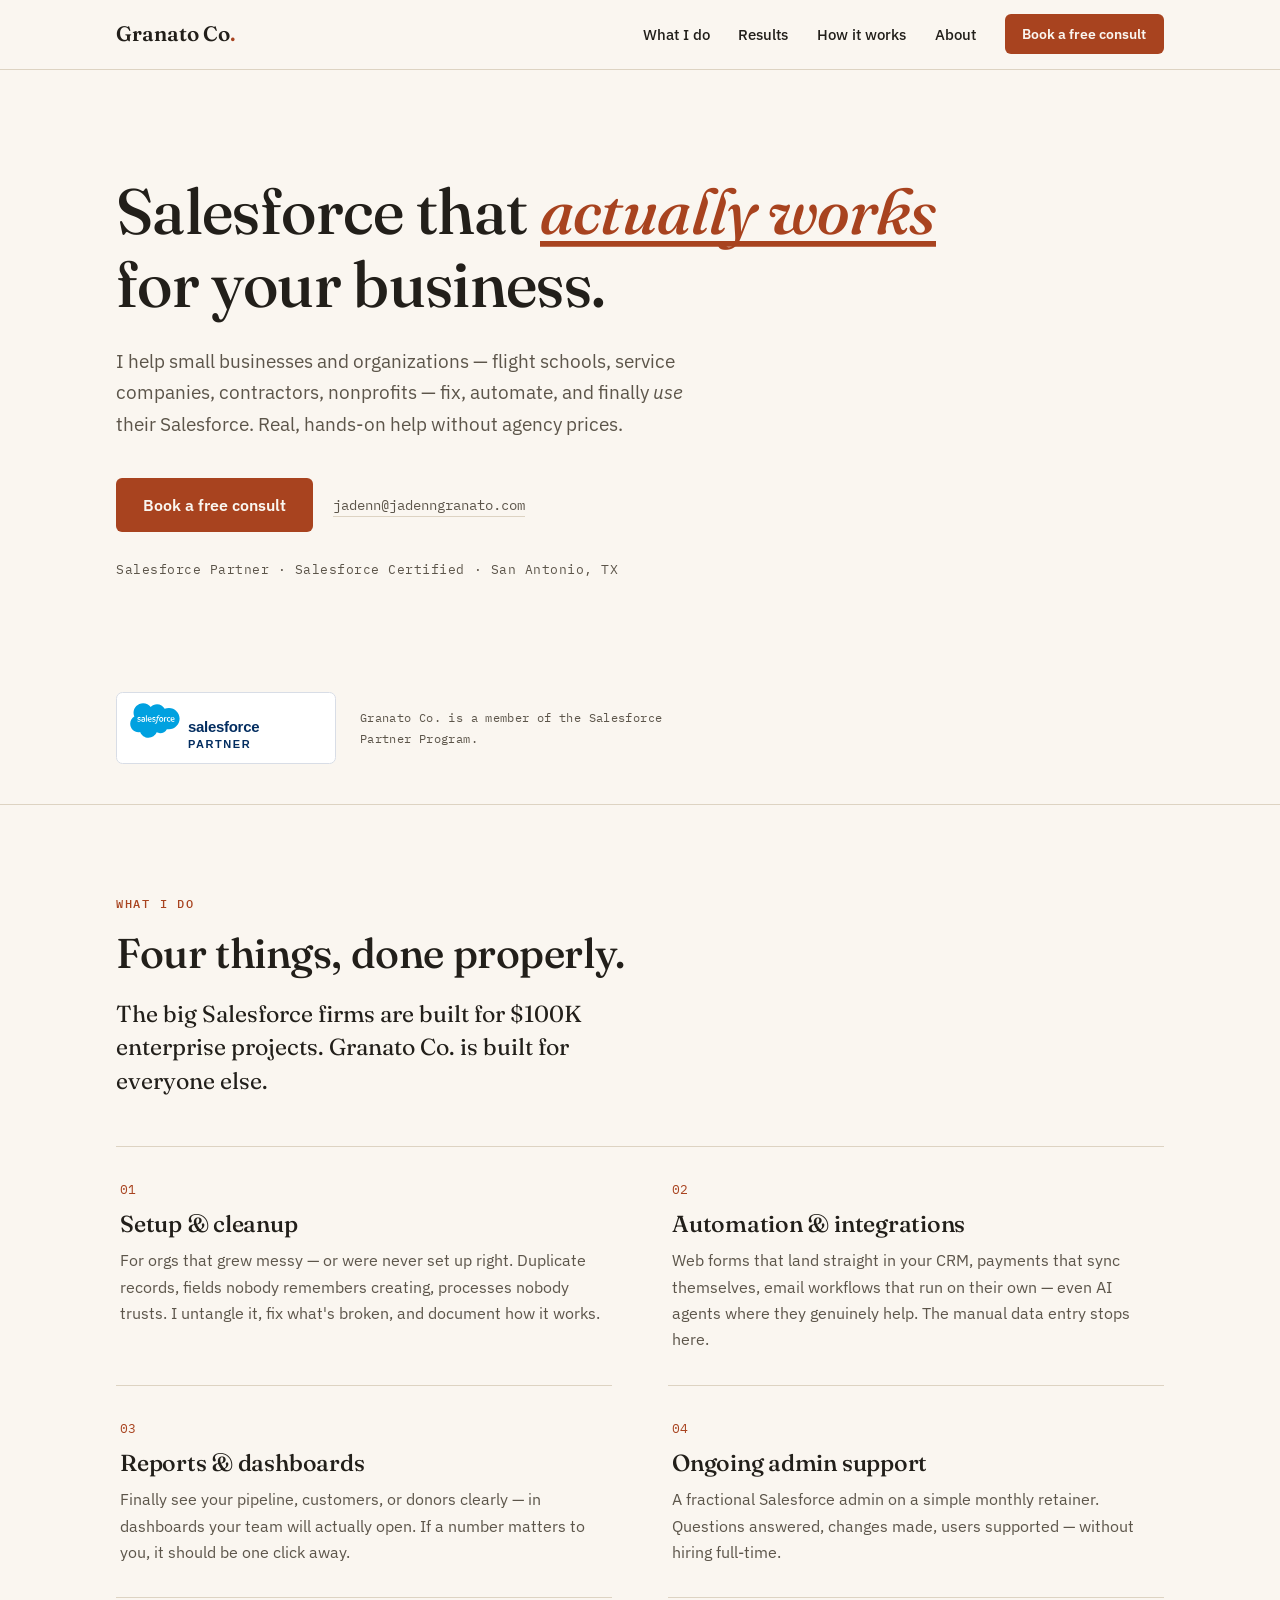
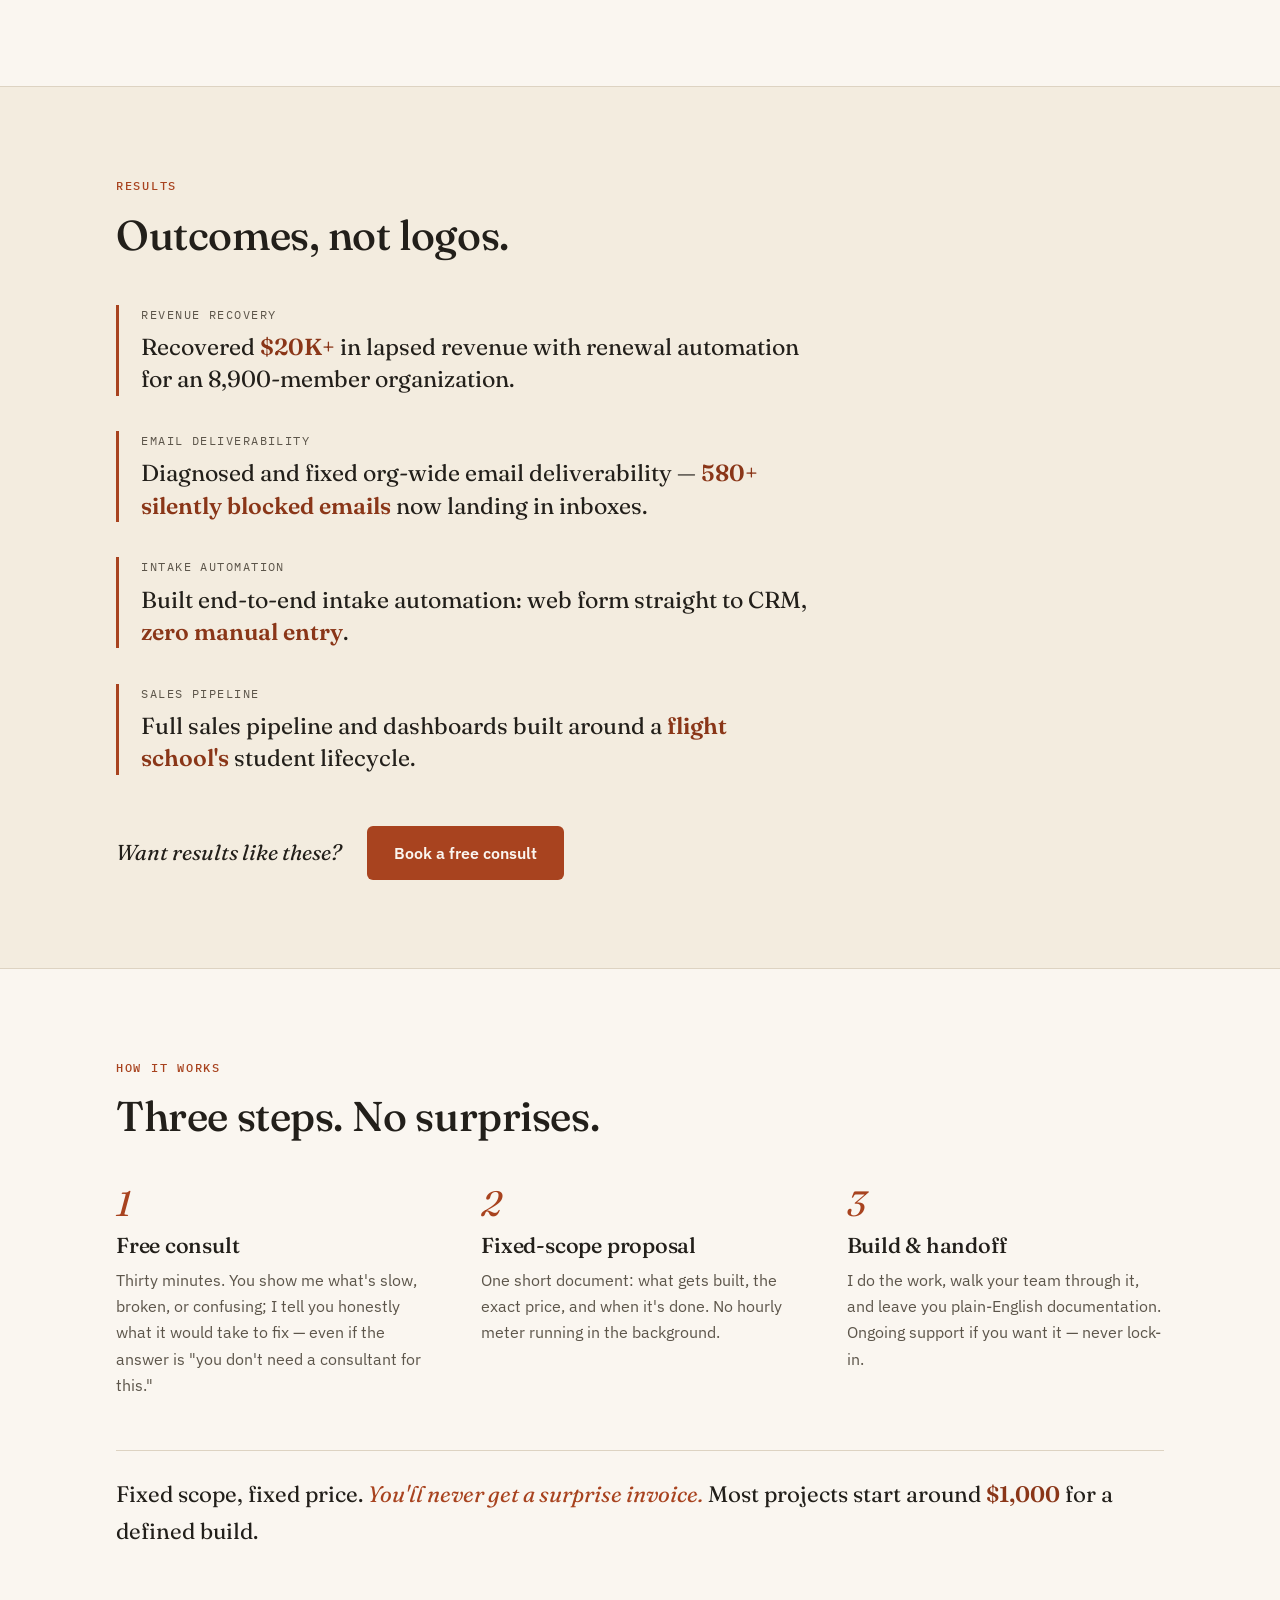
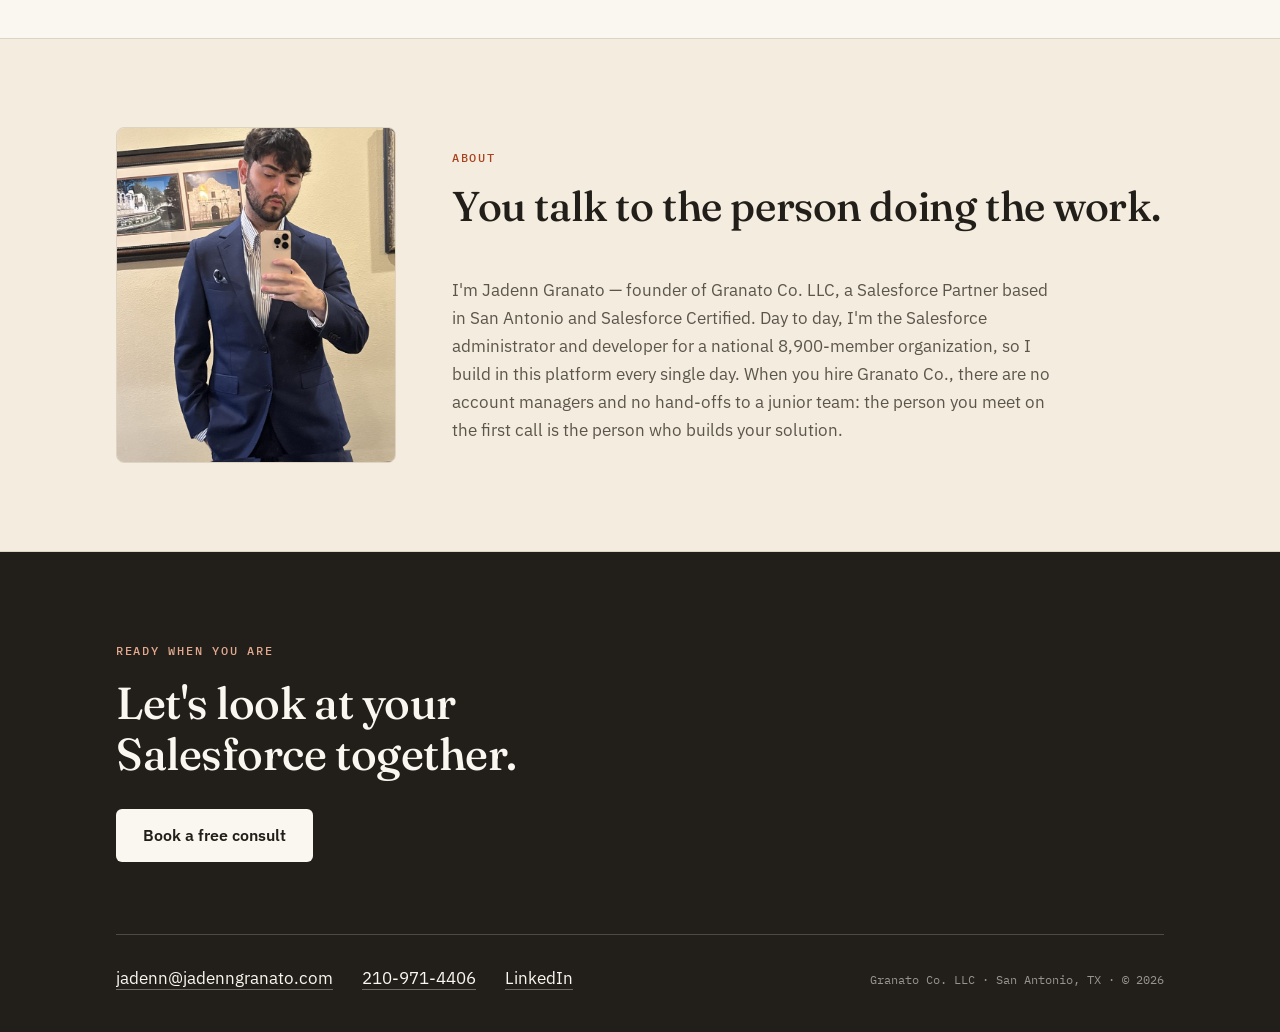
<file: index.html>
<!DOCTYPE html>
<html lang="en">
<head>
  <meta charset="UTF-8" />
  <meta name="viewport" content="width=device-width, initial-scale=1.0" />
  <title>Granato Co. — Salesforce Consulting for Small Businesses · San Antonio, TX</title>
  <meta name="description" content="Hands-on Salesforce consulting for small businesses, nonprofits, and local organizations. Cleanup, automation, integrations, reports, and fractional admin support — fixed scope, fixed price. San Antonio, TX." />
  <link rel="canonical" href="https://jadenngranato.com/" />
  <meta property="og:title" content="Granato Co. — Salesforce that actually works for your business" />
  <meta property="og:description" content="The big firms are built for $100K enterprise projects. Granato Co. is built for everyone else. Fixed-scope Salesforce help from the person who does the work." />
  <meta property="og:type" content="website" />
  <meta property="og:url" content="https://jadenngranato.com/" />
  <meta property="og:image" content="https://jadenngranato.com/assets/jaden-granato.jpg" />
  <meta property="og:locale" content="en_US" />
  <meta name="twitter:card" content="summary_large_image" />
  <meta name="twitter:title" content="Granato Co. — Salesforce Consulting" />
  <meta name="twitter:description" content="Fixed-scope Salesforce help for small businesses and nonprofits. Free 30-min consult." />
  <meta name="twitter:image" content="https://jadenngranato.com/assets/jaden-granato.jpg" />
  <link rel="preconnect" href="https://fonts.googleapis.com" />
  <link rel="preconnect" href="https://fonts.gstatic.com" crossorigin />
  <link href="https://fonts.googleapis.com/css2?family=Fraunces:ital,opsz,wght@0,9..144,400;0,9..144,500;0,9..144,600;1,9..144,400;1,9..144,500&family=IBM+Plex+Mono:wght@400;500&family=IBM+Plex+Sans:ital,wght@0,400;0,500;0,600;1,400&display=swap" rel="stylesheet" />
  <link rel="stylesheet" href="styles.css" />
  <link rel="icon" href="data:image/svg+xml,%3Csvg xmlns='http://www.w3.org/2000/svg' viewBox='0 0 32 32'%3E%3Crect width='32' height='32' rx='6' fill='%23faf6f0'/%3E%3Ctext x='16' y='23' text-anchor='middle' font-family='Georgia,serif' font-size='19' font-weight='600' fill='%23a8431f'%3EG%3C/text%3E%3C/svg%3E" />
  <script type="application/ld+json">
  {
    "@context": "https://schema.org",
    "@type": "ProfessionalService",
    "name": "Granato Co. LLC",
    "url": "https://jadenngranato.com",
    "image": "https://jadenngranato.com/assets/jaden-granato.jpg",
    "description": "Hands-on Salesforce consulting for small businesses, nonprofits, and local organizations.",
    "telephone": "+1-210-971-4406",
    "email": "jadenn@jadenngranato.com",
    "address": {
      "@type": "PostalAddress",
      "addressLocality": "San Antonio",
      "addressRegion": "TX",
      "addressCountry": "US"
    },
    "areaServed": "United States",
    "founder": {
      "@type": "Person",
      "name": "Jadenn Granato",
      "jobTitle": "Salesforce Consultant"
    },
    "sameAs": [
      "https://www.linkedin.com/in/jadenn-granato-745768265/"
    ]
  }
  </script>
</head>
<body>
  <a class="skip-link" href="#main">Skip to content</a>

  <header class="site-header">
    <div class="container site-header__inner">
      <a href="#top" class="brand">Granato&nbsp;Co<span class="brand__mark">.</span></a>
      <nav class="site-nav" aria-label="Main">
        <button class="site-nav__toggle" id="navToggle" aria-expanded="false" aria-controls="navMenu">
          Menu
        </button>
        <ul class="site-nav__menu" id="navMenu">
          <li><a href="#services">What I do</a></li>
          <li><a href="#results">Results</a></li>
          <li><a href="#process">How it works</a></li>
          <li><a href="#about">About</a></li>
          <li>
            <a class="button button--solid button--small" href="/book.html">Book a free consult</a>
          </li>
        </ul>
      </nav>
    </div>
  </header>

  <main id="main">
    <section class="hero" id="top">
      <div class="container">
        <h1 class="hero__title reveal">
          Salesforce that <em class="accent-underline">actually works</em><br class="br-desktop" />
          for your business.
        </h1>
        <p class="hero__sub reveal">
          I help small businesses and organizations — flight schools, service
          companies, contractors, nonprofits — fix, automate, and finally
          <em>use</em> their Salesforce. Real, hands-on help without agency prices.
        </p>
        <div class="hero__cta reveal">
          <a class="button button--solid" href="/book.html">Book a free consult</a>
          <a class="hero__email" href="mailto:jadenn@jadenngranato.com?subject=Free%20Salesforce%20consult">jadenn@jadenngranato.com</a>
        </div>
        <p class="hero__trust reveal">
          Salesforce Partner&nbsp;·&nbsp;Salesforce Certified&nbsp;·&nbsp;San Antonio, TX
        </p>
      </div>
    </section>

    <section class="credentials" aria-label="Salesforce credentials">
      <div class="container credentials__inner reveal">
        <img
          class="credentials__badge"
          src="assets/salesforce-partner-badge.svg"
          alt="Salesforce Partner"
          width="220"
          height="72"
          loading="lazy"
        />
        <p class="credentials__note">Granato Co. is a member of the Salesforce Partner Program.</p>
      </div>
    </section>

    <section class="section" id="services">
      <div class="container">
        <p class="kicker reveal">What I do</p>
        <h2 class="section__title reveal">Four things, done properly.</h2>
        <p class="section__lede reveal">
          The big Salesforce firms are built for $100K enterprise projects.
          Granato&nbsp;Co. is built for everyone else.
        </p>

        <div class="services">
          <article class="service reveal">
            <span class="service__num">01</span>
            <h3>Setup &amp; cleanup</h3>
            <p>
              For orgs that grew messy — or were never set up right. Duplicate
              records, fields nobody remembers creating, processes nobody trusts.
              I untangle it, fix what's broken, and document how it works.
            </p>
          </article>
          <article class="service reveal">
            <span class="service__num">02</span>
            <h3>Automation &amp; integrations</h3>
            <p>
              Web forms that land straight in your CRM, payments that sync
              themselves, email workflows that run on their own — even AI agents
              where they genuinely help. The manual data entry stops here.
            </p>
          </article>
          <article class="service reveal">
            <span class="service__num">03</span>
            <h3>Reports &amp; dashboards</h3>
            <p>
              Finally see your pipeline, customers, or donors clearly — in
              dashboards your team will actually open. If a number matters to
              you, it should be one click away.
            </p>
          </article>
          <article class="service reveal">
            <span class="service__num">04</span>
            <h3>Ongoing admin support</h3>
            <p>
              A fractional Salesforce admin on a simple monthly retainer.
              Questions answered, changes made, users supported — without
              hiring full-time.
            </p>
          </article>
        </div>
      </div>
    </section>

    <section class="section section--paper" id="results">
      <div class="container">
        <p class="kicker reveal">Results</p>
        <h2 class="section__title reveal">Outcomes, not logos.</h2>

        <ul class="proof">
          <li class="proof__item reveal">
            <span class="proof__tag">Revenue recovery</span>
            <p>Recovered <strong>$20K+</strong> in lapsed revenue with renewal automation for an 8,900-member organization.</p>
          </li>
          <li class="proof__item reveal">
            <span class="proof__tag">Email deliverability</span>
            <p>Diagnosed and fixed org-wide email deliverability — <strong>580+ silently blocked emails</strong> now landing in inboxes.</p>
          </li>
          <li class="proof__item reveal">
            <span class="proof__tag">Intake automation</span>
            <p>Built end-to-end intake automation: web form straight to CRM, <strong>zero manual entry</strong>.</p>
          </li>
          <li class="proof__item reveal">
            <span class="proof__tag">Sales pipeline</span>
            <p>Full sales pipeline and dashboards built around a <strong>flight school's</strong> student lifecycle.</p>
          </li>
        </ul>

        <div class="proof__cta reveal">
          <p>Want results like these?</p>
          <a class="button button--solid" href="/book.html">Book a free consult</a>
        </div>
      </div>
    </section>

    <section class="section" id="process">
      <div class="container">
        <p class="kicker reveal">How it works</p>
        <h2 class="section__title reveal">Three steps. No surprises.</h2>

        <ol class="steps">
          <li class="step reveal">
            <span class="step__num">1</span>
            <h3>Free consult</h3>
            <p>
              Thirty minutes. You show me what's slow, broken, or confusing;
              I tell you honestly what it would take to fix — even if the
              answer is "you don't need a consultant for this."
            </p>
          </li>
          <li class="step reveal">
            <span class="step__num">2</span>
            <h3>Fixed-scope proposal</h3>
            <p>
              One short document: what gets built, the exact price, and when
              it's done. No hourly meter running in the background.
            </p>
          </li>
          <li class="step reveal">
            <span class="step__num">3</span>
            <h3>Build &amp; handoff</h3>
            <p>
              I do the work, walk your team through it, and leave you
              plain-English documentation. Ongoing support if you want it —
              never lock-in.
            </p>
          </li>
        </ol>

        <p class="process-note reveal">
          Fixed scope, fixed price. <em>You'll never get a surprise invoice.</em>
          Most projects start around <strong>$1,000</strong> for a defined build.
        </p>
      </div>
    </section>

    <section class="section section--paper" id="about">
      <div class="container about">
        <div class="about__photo reveal">
          <img src="assets/jaden-granato.jpg" alt="Jadenn Granato, founder of Granato Co., in a navy suit" width="760" height="911" loading="lazy" />
        </div>
        <div class="about__text">
          <p class="kicker reveal">About</p>
          <h2 class="section__title reveal">You talk to the person doing the work.</h2>
          <p class="reveal">
            I'm Jadenn Granato — founder of Granato Co. LLC, a Salesforce Partner
            based in San Antonio and Salesforce Certified. Day to day, I'm the Salesforce administrator
            and developer for a national 8,900-member organization, so I build in
            this platform every single day. When you hire Granato Co., there are
            no account managers and no hand-offs to a junior team: the person you
            meet on the first call is the person who builds your solution.
          </p>
        </div>
      </div>
    </section>

    <footer class="footer" id="contact">
      <div class="container">
        <div class="footer__cta">
          <p class="kicker kicker--light reveal">Ready when you are</p>
          <h2 class="footer__title reveal">Let's look at your Salesforce together.</h2>
          <div class="reveal">
            <a class="button button--light" href="/book.html">Book a free consult</a>
          </div>
        </div>

        <div class="footer__info">
          <ul class="footer__contact">
            <li><a href="mailto:jadenn@jadenngranato.com">jadenn@jadenngranato.com</a></li>
            <li><a href="tel:+12109714406">210-971-4406</a></li>
            <li><a href="https://www.linkedin.com/in/jadenn-granato-745768265/" rel="noopener" target="_blank">LinkedIn</a></li>
          </ul>
          <p class="footer__legal">Granato Co. LLC · San Antonio, TX · © <span id="year"></span></p>
        </div>
      </div>
    </footer>
  </main>

  <script src="script.js"></script>
</body>
</html>
</file>
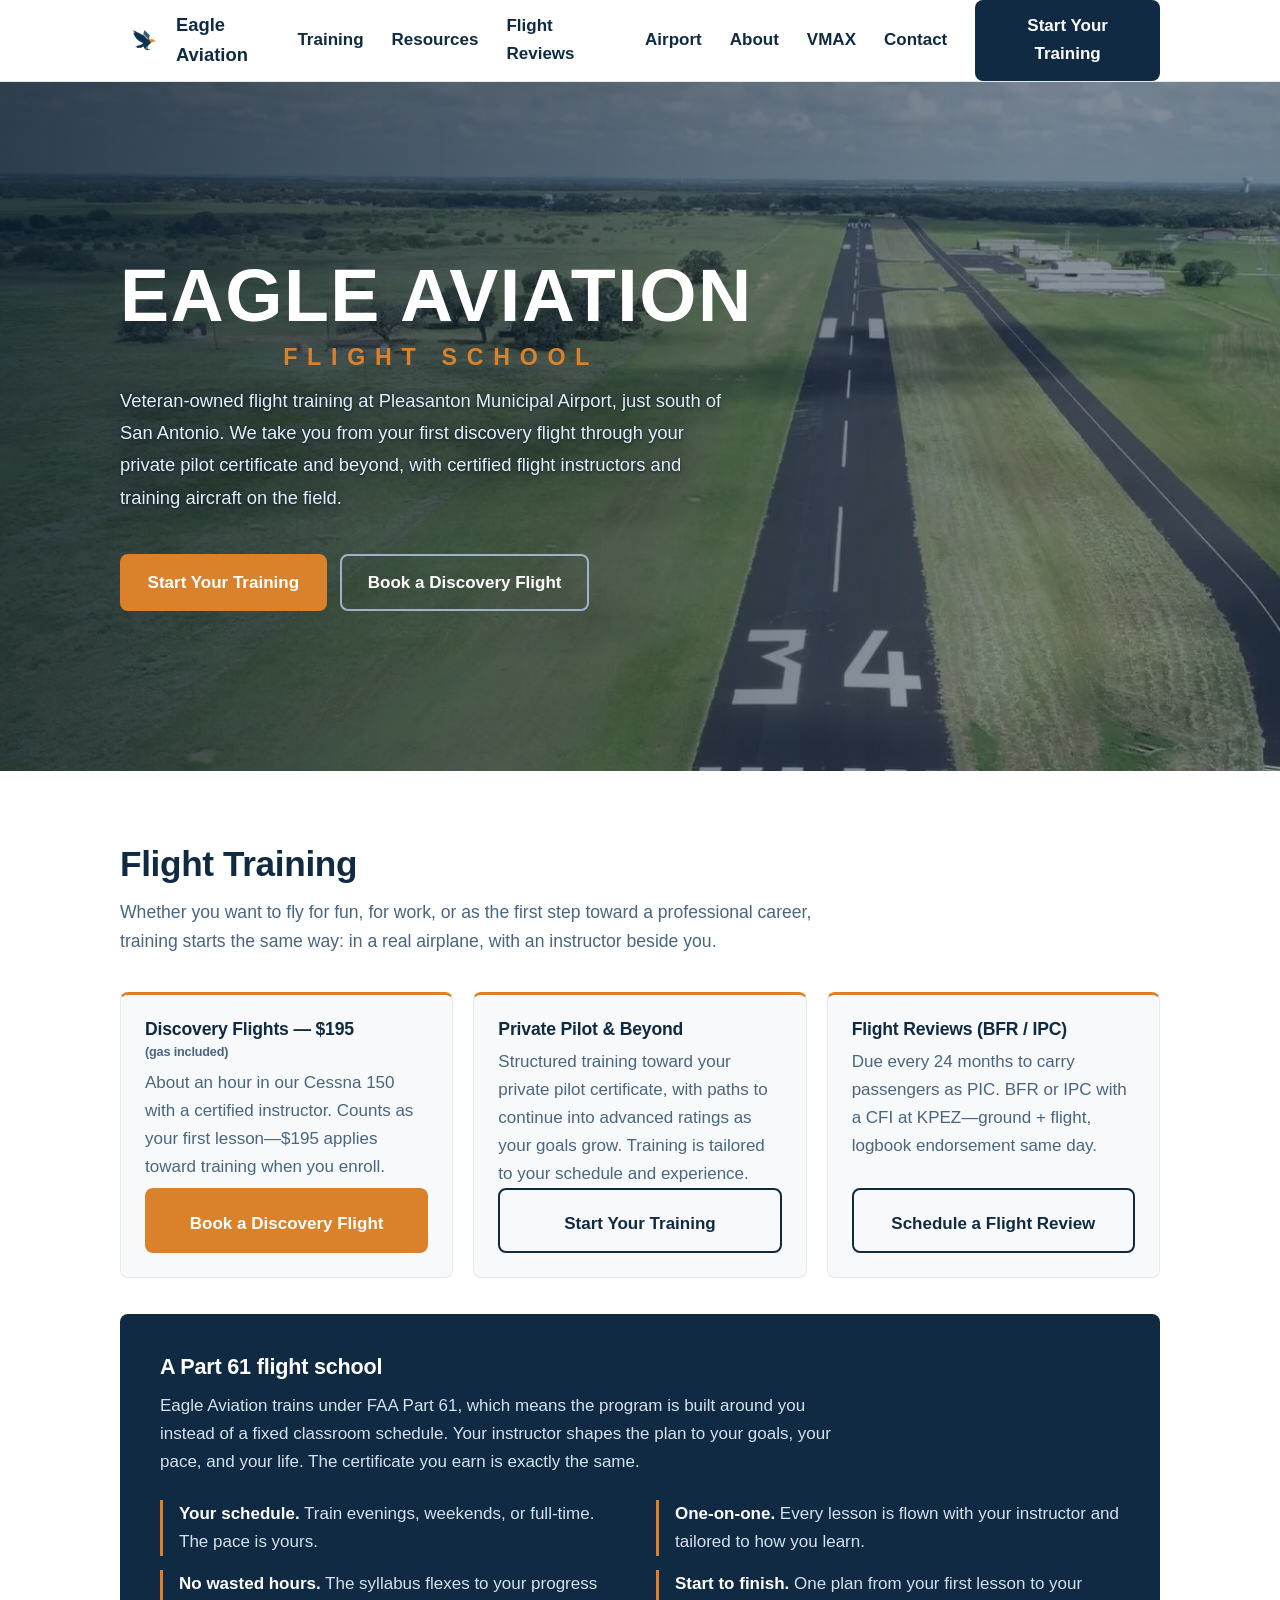
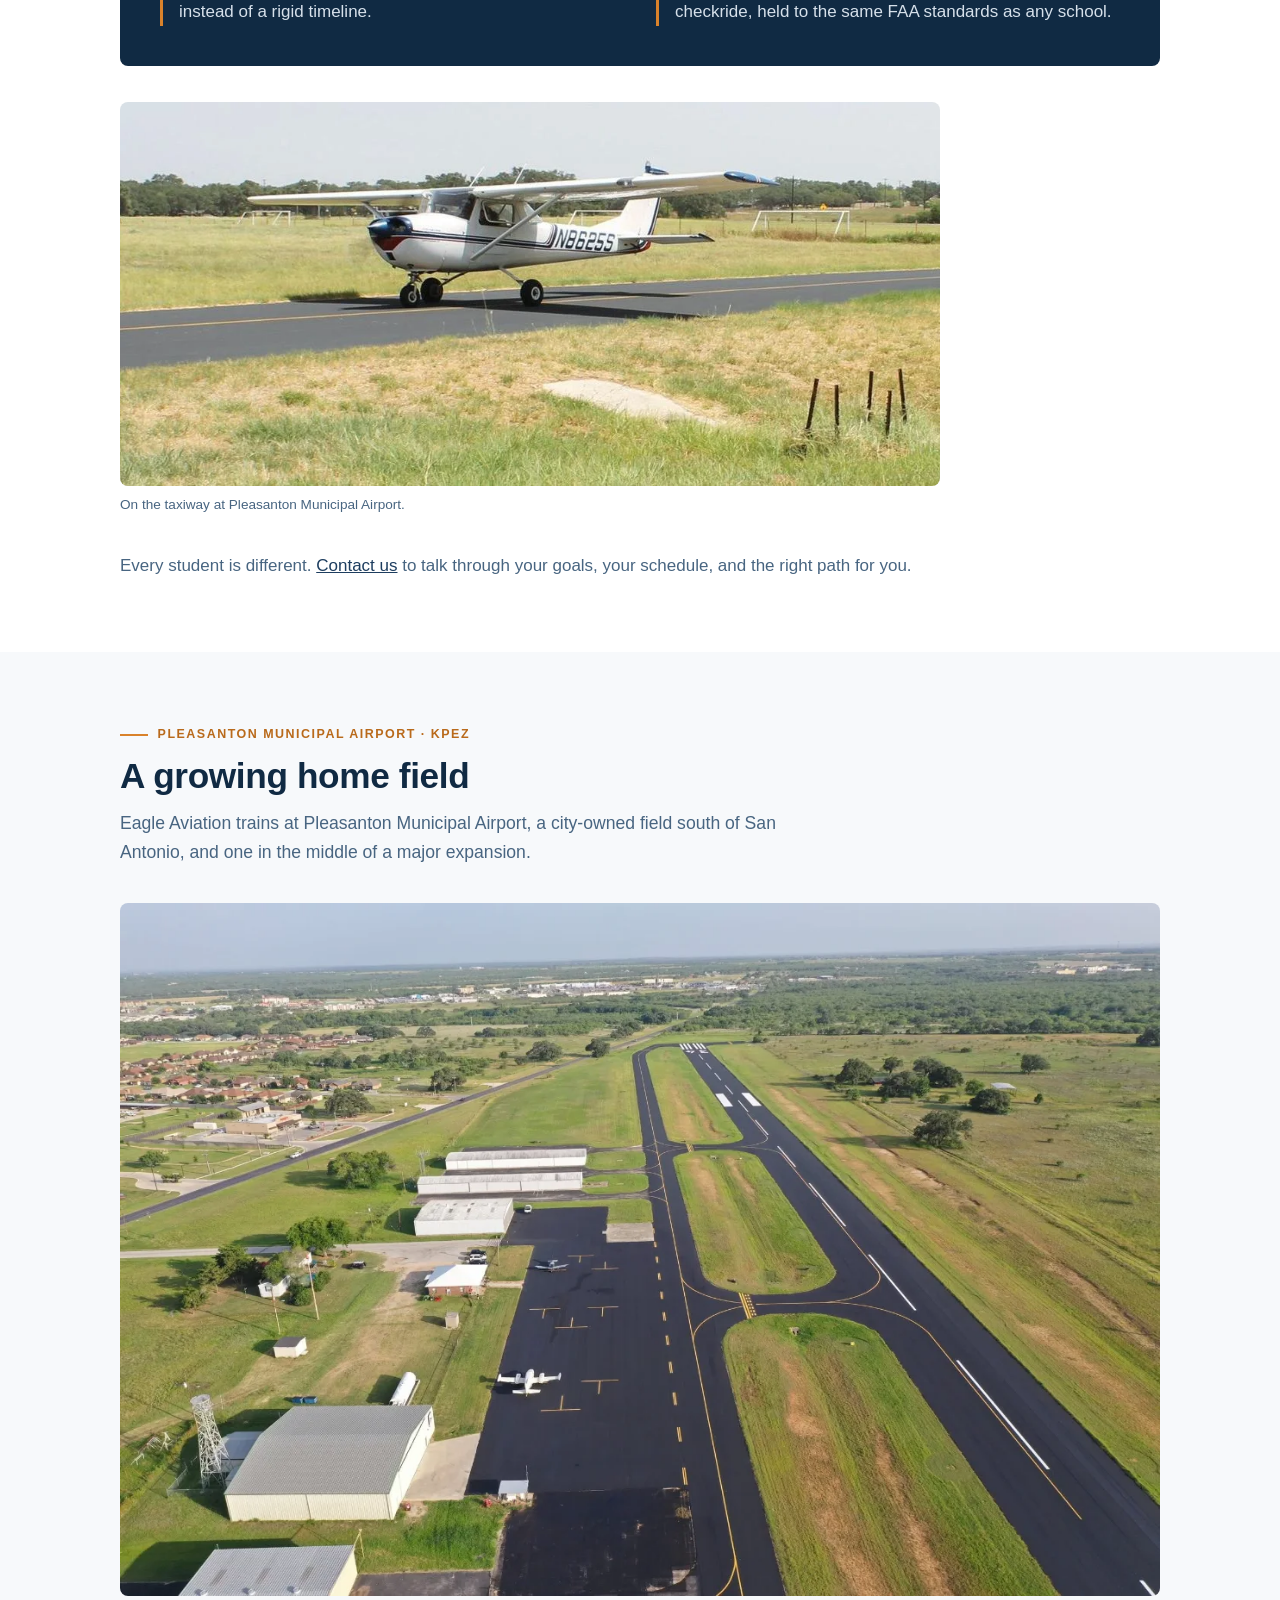
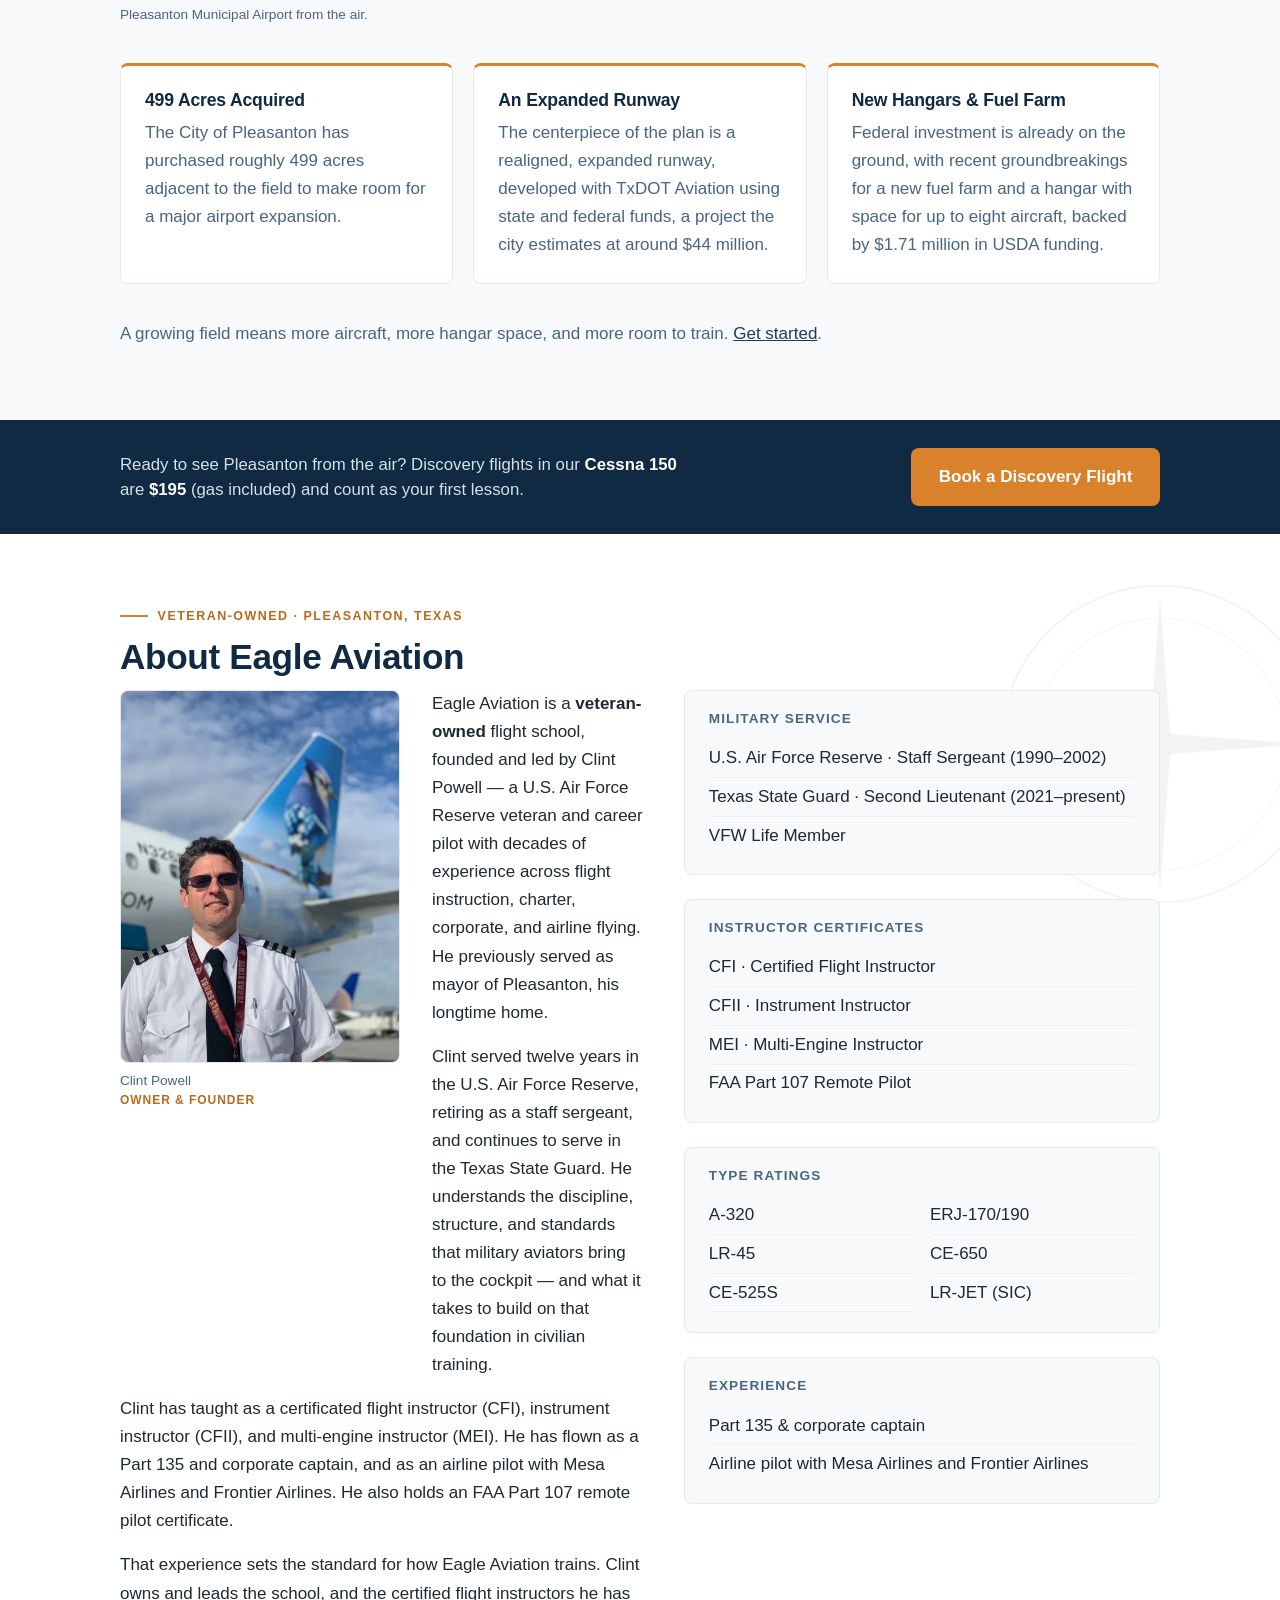
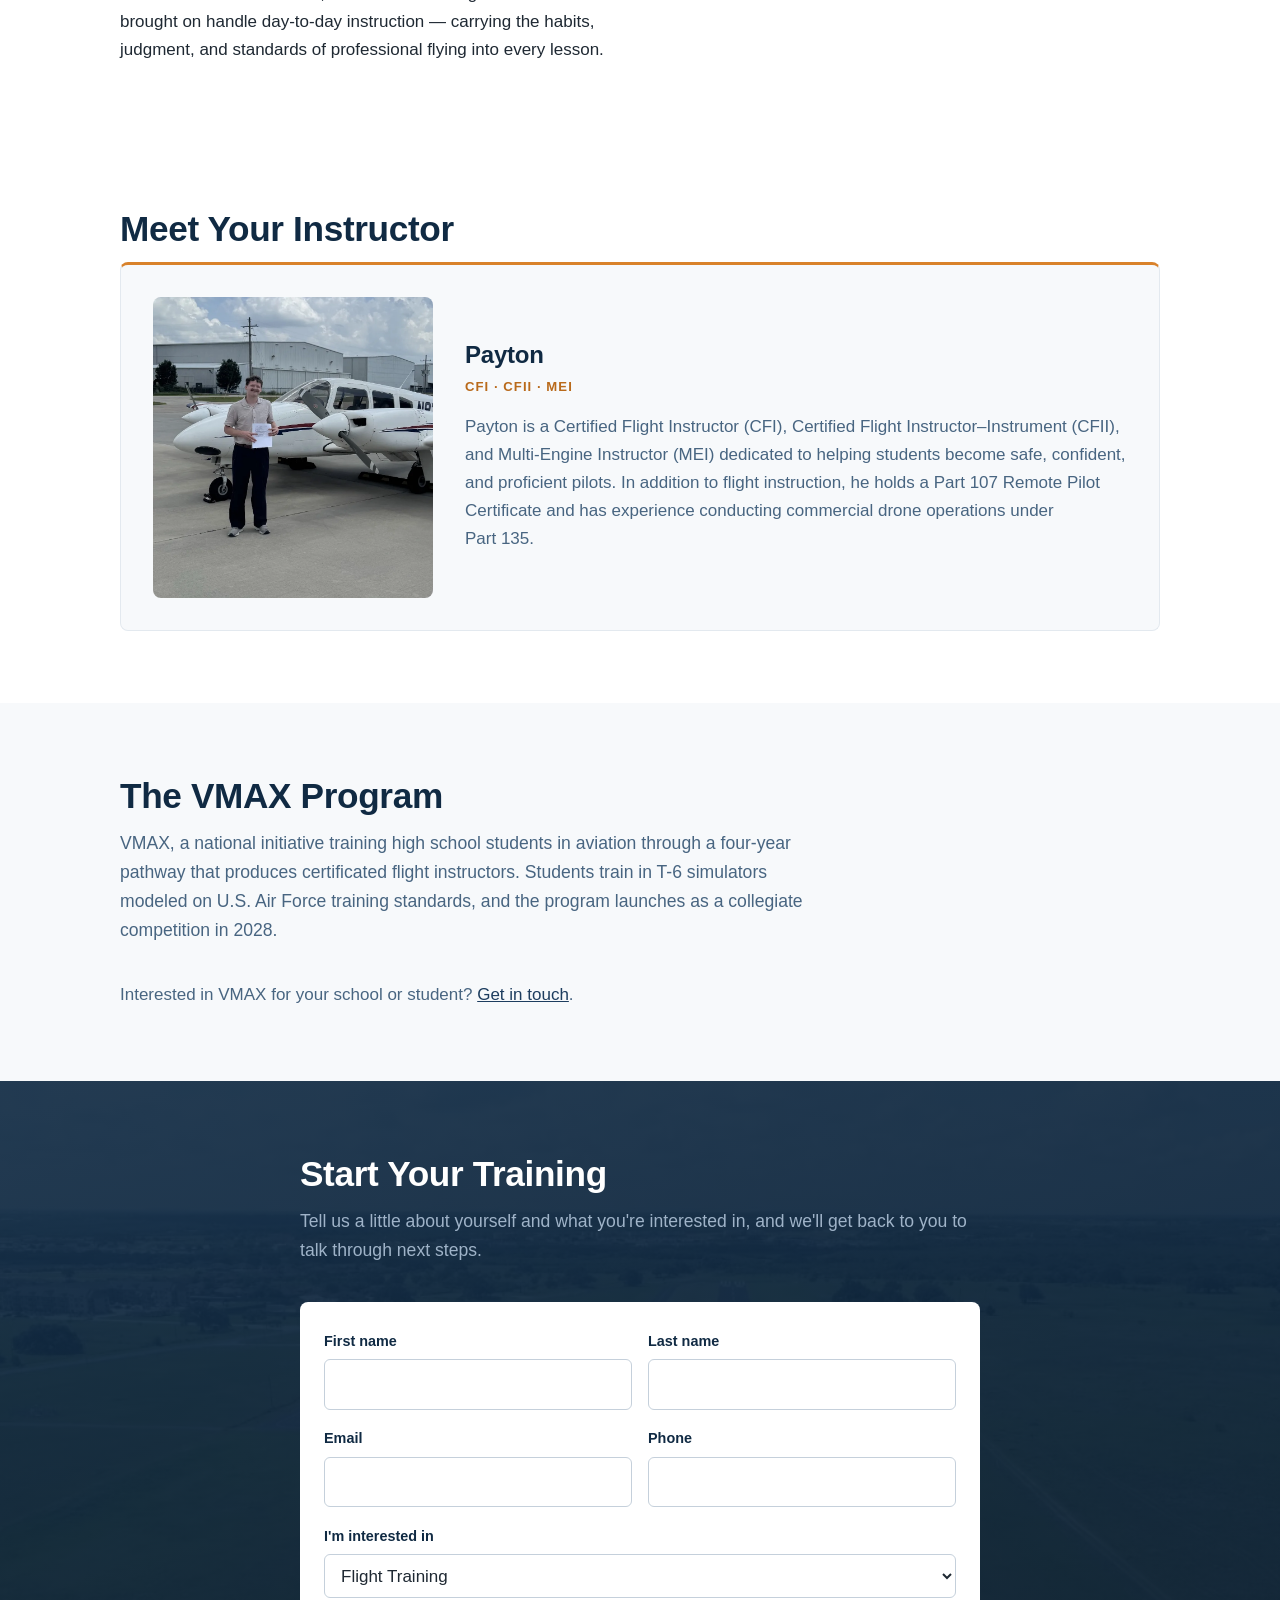
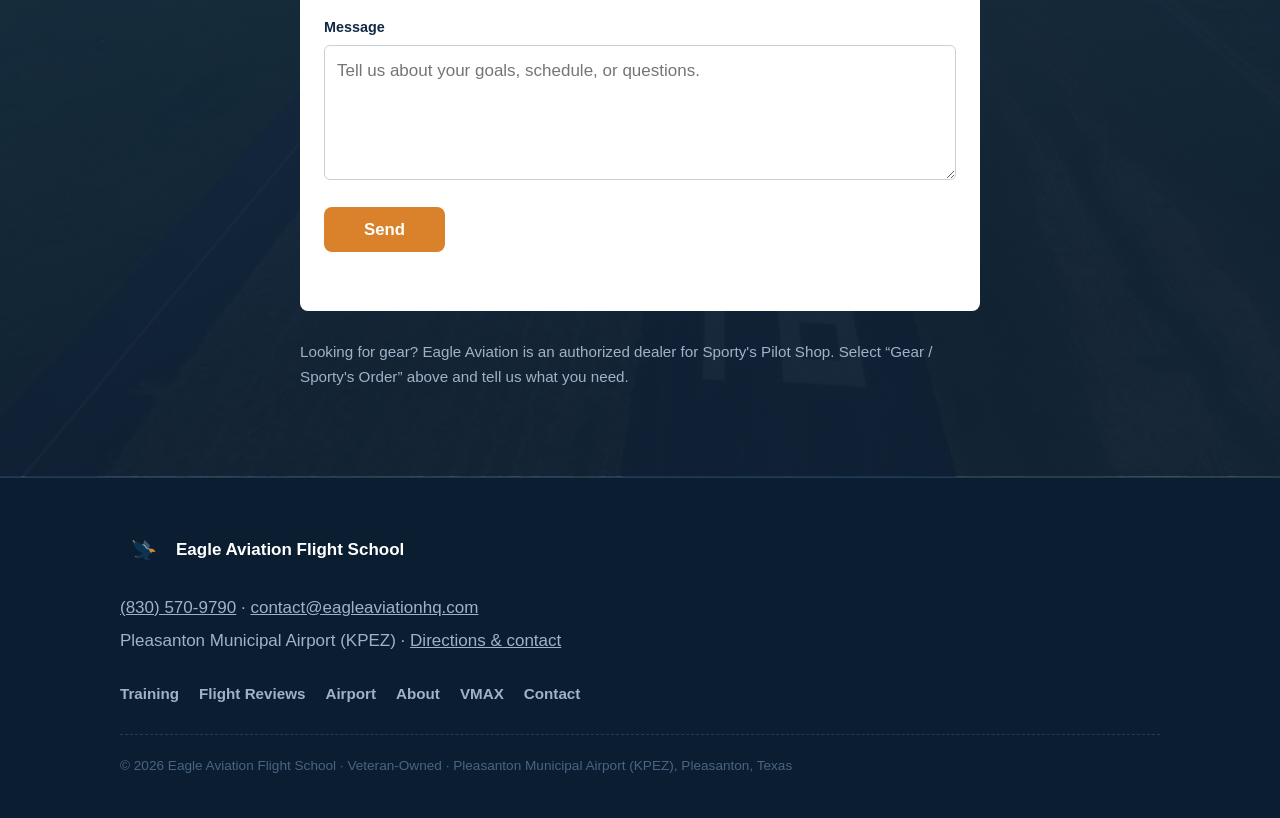
<file: eagle-aviation/index.html>
<!DOCTYPE html>
<html lang="en">
<head>
  <meta charset="UTF-8">
  <meta name="viewport" content="width=device-width, initial-scale=1.0">
  <title>Eagle Aviation Flight School | Discovery Flights &amp; PPL Training | Pleasanton, TX</title>
  <meta name="description" content="Veteran-owned flight school at Pleasanton Municipal Airport (KPEZ), south of San Antonio. Discovery flights in a Cessna 150 for $195 (gas included), private pilot training, and Part 61 instruction with certified flight instructors.">
  <link rel="canonical" href="https://www.eagleaviationhq.com/">
  <link rel="sitemap" type="application/xml" href="/sitemap.xml">
  <meta name="theme-color" content="#1B3A5C">
  <meta property="og:title" content="Eagle Aviation Flight School | Pleasanton, Texas">
  <meta property="og:description" content="Discovery flights in a Cessna 150 for $195 (gas included). Private pilot training at Pleasanton Municipal Airport (KPEZ), south of San Antonio.">
  <meta property="og:type" content="website">
  <meta property="og:url" content="https://www.eagleaviationhq.com/">
  <meta property="og:site_name" content="Eagle Aviation">
  <meta property="og:locale" content="en_US">
  <meta property="og:image" content="https://www.eagleaviationhq.com/assets/pleasanton-airport-ramp.webp">
  <meta property="og:image:alt" content="Pleasanton Municipal Airport, home of Eagle Aviation flight training">
  <meta name="twitter:card" content="summary_large_image">
  <meta name="twitter:title" content="Eagle Aviation Flight School | Pleasanton, TX">
  <meta name="twitter:description" content="Discovery flights in a Cessna 150 for $195 (gas included). Private pilot training at KPEZ, south of San Antonio.">
  <meta name="twitter:image" content="https://www.eagleaviationhq.com/assets/pleasanton-airport-ramp.webp">
  <link rel="icon" href="assets/logo-eagle.png" type="image/png">
  <link rel="stylesheet" href="styles.css">
  <script type="application/ld+json">
  {
    "@context": "https://schema.org",
    "@type": ["LocalBusiness", "EducationalOrganization"],
    "name": "Eagle Aviation",
    "alternateName": "Eagle Aviation Flight School",
    "url": "https://www.eagleaviationhq.com/",
    "logo": "https://www.eagleaviationhq.com/assets/logo-eagle.png",
    "image": "https://www.eagleaviationhq.com/assets/pleasanton-airport-ramp.webp",
    "description": "Veteran-owned Part 61 flight school at Pleasanton Municipal Airport offering discovery flights and private pilot training south of San Antonio, Texas.",
    "address": {
      "@type": "PostalAddress",
      "streetAddress": "340 Airport Rd",
      "addressLocality": "Pleasanton",
      "addressRegion": "TX",
      "postalCode": "78064",
      "addressCountry": "US"
    },
    "geo": {
      "@type": "GeoCoordinates",
      "latitude": 28.954194,
      "longitude": -98.519972
    },
    "areaServed": {
      "@type": "AdministrativeArea",
      "name": "South Texas"
    },
    "telephone": "+1-830-570-9790",
    "email": "contact@eagleaviationhq.com",
    "priceRange": "$$",
    "founder": {
      "@type": "Person",
      "name": "Clint Powell",
      "jobTitle": "Owner",
      "description": "U.S. Air Force Reserve veteran, career pilot, and founder of Eagle Aviation"
    },
    "additionalProperty": {
      "@type": "PropertyValue",
      "name": "Veteran-Owned",
      "value": "true"
    },
    "hasOfferCatalog": {
      "@type": "OfferCatalog",
      "name": "Flight Training",
      "itemListElement": [
        {
          "@type": "Offer",
          "itemOffered": {
            "@type": "Service",
            "name": "Discovery Flight",
            "description": "One-hour introductory flight in a Cessna 150 with a certified flight instructor. Gas included. Counts as your first lesson."
          },
          "price": "195",
          "priceCurrency": "USD"
        },
        {
          "@type": "Offer",
          "itemOffered": {
            "@type": "Service",
            "name": "Private Pilot Training",
            "description": "Part 61 private pilot certificate training tailored to your schedule and goals."
          }
        }
      ]
    }
  }
  </script>
</head>
<body>

  <header class="site-header">
    <div class="container header-inner">
      <a href="/#top" class="brand" aria-label="Eagle Aviation, back to top">
        <img class="brand-mark brand-mark--eagle" src="assets/logo-eagle.png" alt="" width="48" height="48" aria-hidden="true">
        <span>Eagle Aviation</span>
      </a>
      <button class="nav-toggle" aria-expanded="false" aria-controls="site-nav" aria-label="Open menu">
        <span class="nav-toggle-bar"></span>
        <span class="nav-toggle-bar"></span>
        <span class="nav-toggle-bar"></span>
      </button>
      <nav id="site-nav" class="site-nav">
        <a href="#training">Training</a>
        <a href="/student-pilot-resources-pleasanton-tx">Resources</a>
        <a href="/flight-reviews">Flight Reviews</a>
        <a href="#airport">Airport</a>
        <a href="#about">About</a>
        <a href="#vmax">VMAX</a>
        <a href="/contact">Contact</a>
        <a href="#contact" class="btn btn-primary btn-nav" data-interest="Flight Training">Start Your Training</a>
      </nav>
    </div>
  </header>

  <main id="top">

    <!-- ============ HERO ============ -->
    <!-- HERO PHOTO: when a photo exists at assets/pleasanton-airport.webp,
         script.js detects it and uses it as the hero background (with a navy
         overlay for legibility), hiding the illustrated runway scene below.
         Without the file, the illustration is the fallback. -->
    <section class="hero">
      <svg class="hero-scene" viewBox="0 0 1440 360" preserveAspectRatio="xMidYMax slice" aria-hidden="true" focusable="false">
        <!-- distant terrain + horizon -->
        <rect x="0" y="236" width="1440" height="2" fill="#2c4a6b" opacity="0.55"/>
        <rect x="0" y="238" width="1440" height="122" fill="#0a1a2c"/>
        <!-- runway -->
        <polygon points="660,238 780,238 1080,360 360,360" fill="#0e2440"/>
        <polygon points="660,238 667,238 382,360 360,360" fill="#9fb3c8" opacity="0.22"/>
        <polygon points="773,238 780,238 1080,360 1058,360" fill="#9fb3c8" opacity="0.22"/>
        <!-- centerline -->
        <g fill="#c9d6e2" opacity="0.45">
          <polygon points="718,250 722,250 723,262 717,262"/>
          <polygon points="716,272 724,272 726,290 714,290"/>
          <polygon points="713,304 727,304 730,330 710,330"/>
          <polygon points="709,344 731,344 734,360 706,360"/>
        </g>
        <!-- edge lights -->
        <g fill="#d9822b" opacity="0.85">
          <circle cx="615" cy="256" r="2"/>
          <circle cx="540" cy="287" r="2.4"/>
          <circle cx="450" cy="323" r="2.8"/>
          <circle cx="375" cy="354" r="3.2"/>
          <circle cx="825" cy="256" r="2"/>
          <circle cx="900" cy="287" r="2.4"/>
          <circle cx="990" cy="323" r="2.8"/>
          <circle cx="1065" cy="354" r="3.2"/>
        </g>
        <!-- departing aircraft -->
        <g transform="translate(1010,70) rotate(-18) scale(2.4)">
          <path d="M21 16v-2l-8-5V3.5a1.5 1.5 0 0 0-3 0V9l-8 5v2l8-2.5V19l-2 1.5V22l3.5-1 3.5 1v-1.5L13 19v-5.5l8 2.5z" fill="#e8eef4" opacity="0.8"/>
        </g>
      </svg>
      <div class="container hero-inner">
        <h1 class="hero-brand">Eagle Aviation<span class="hero-brand-sub">Flight School</span></h1>
        <p class="hero-sub">
          Veteran-owned flight training at Pleasanton Municipal Airport, just south of
          San&nbsp;Antonio. We take you from your first discovery flight through your
          private pilot certificate and beyond, with certified flight instructors and
          training aircraft on the field.
        </p>
        <div class="hero-actions">
          <a href="#contact" class="btn btn-accent" data-interest="Flight Training">Start Your Training</a>
          <a href="#contact" class="btn btn-ghost" data-interest="Discovery Flight">Book a Discovery Flight</a>
        </div>
      </div>
    </section>

    <!-- ============ FLIGHT TRAINING ============ -->
    <section id="training" class="section">
      <div class="container">
        <h2>Flight Training</h2>
        <p class="section-lead">
          Whether you want to fly for fun, for work, or as the first step toward a
          professional career, training starts the same way: in a real airplane, with an
          instructor beside you.
        </p>
        <div class="card-grid">
          <div class="card card-action">
            <h3>Discovery Flights &mdash; $195 <span class="price-note">(gas included)</span></h3>
            <p>
              About an hour in our Cessna 150 with a certified instructor.
              Counts as your first lesson&mdash;$195 applies toward training when you enroll.
            </p>
            <a href="#contact" class="btn btn-accent card-btn" data-interest="Discovery Flight">Book a Discovery Flight<span class="card-btn-price"> &mdash; $195</span></a>
          </div>
          <div class="card card-action">
            <h3>Private Pilot &amp; Beyond</h3>
            <p>
              Structured training toward your private pilot certificate, with paths to
              continue into advanced ratings as your goals grow. Training is tailored
              to your schedule and experience.
            </p>
            <a href="#contact" class="btn btn-primary card-btn" data-interest="Flight Training">Start Your Training</a>
          </div>
          <div class="card card-action">
            <h3>Flight Reviews (BFR / IPC)</h3>
            <p>
              Due every 24 months to carry passengers as PIC. BFR or IPC with a CFI
              at KPEZ&mdash;ground + flight, logbook endorsement same day.
            </p>
            <a href="#contact" class="btn btn-primary card-btn" data-interest="Flight Review">Schedule a Flight Review</a>
          </div>
        </div>
        <div class="part61">
          <h3>A Part 61 flight school</h3>
          <p>
            Eagle Aviation trains under FAA Part 61, which means the program is built
            around you instead of a fixed classroom schedule. Your instructor shapes
            the plan to your goals, your pace, and your life. The certificate
            you earn is exactly the same.
          </p>
          <ul class="part61-points">
            <li><strong>Your schedule.</strong> Train evenings, weekends, or full-time. The pace is yours.</li>
            <li><strong>One-on-one.</strong> Every lesson is flown with your instructor and tailored to how you learn.</li>
            <li><strong>No wasted hours.</strong> The syllabus flexes to your progress instead of a rigid timeline.</li>
            <li><strong>Start to finish.</strong> One plan from your first lesson to your checkride, held to the same FAA standards as any school.</li>
          </ul>
        </div>

        <figure class="photo-figure photo-figure-compact">
          <img src="assets/cessna-taxiway.webp" alt="Single-engine Cessna trainer on the taxiway at Pleasanton Municipal Airport" loading="lazy" width="1069" height="500">
          <figcaption>On the taxiway at Pleasanton Municipal Airport.</figcaption>
        </figure>
        <p class="section-note">
          Every student is different. <a href="#contact" data-interest="Flight Training">Contact us</a> to talk through
          your goals, your schedule, and the right path for you.
        </p>
      </div>
    </section>

    <!-- ============ AIRPORT & EXPANSION ============ -->
    <section id="airport" class="section section-dark">
      <div class="container">
        <p class="kicker">Pleasanton Municipal Airport &middot; KPEZ</p>
        <h2>A growing home field</h2>
        <p class="section-lead">
          Eagle Aviation trains at Pleasanton Municipal Airport, a city-owned field
          south of San Antonio, and one in the middle of a major expansion.
        </p>

        <figure class="photo-figure">
          <img src="assets/pleasanton-airport-ramp.webp" alt="Aerial view of hangars and the runway at Pleasanton Municipal Airport" loading="lazy" width="1206" height="804">
          <figcaption>Pleasanton Municipal Airport from the air.</figcaption>
        </figure>

        <div class="card-grid">
          <div class="card">
            <h3>499 Acres Acquired</h3>
            <p>
              The City of Pleasanton has purchased roughly 499 acres adjacent to the
              field to make room for a major airport expansion.
            </p>
          </div>
          <div class="card">
            <h3>An Expanded Runway</h3>
            <p>
              The centerpiece of the plan is a realigned, expanded runway, developed
              with TxDOT Aviation using state and federal funds, a project the city
              estimates at around $44 million.
            </p>
          </div>
          <div class="card">
            <h3>New Hangars &amp; Fuel Farm</h3>
            <p>
              Federal investment is already on the ground, with recent groundbreakings
              for a new fuel farm and a hangar with space for up to eight aircraft,
              backed by $1.71 million in USDA funding.
            </p>
          </div>
        </div>
        <p class="section-note">
          A growing field means more aircraft, more hangar space, and more room to
          train. <a href="#contact" data-interest="Flight Training">Get started</a>.
        </p>
      </div>
    </section>

    <!-- ============ MID-PAGE CTA ============ -->
    <section class="cta-bar" aria-label="Book a discovery flight">
      <div class="container cta-bar-inner">
        <p class="cta-bar-text">Ready to see Pleasanton from the air? Discovery flights in our <strong>Cessna 150</strong> are <strong>$195</strong> (gas included) and count as your first lesson.</p>
        <a href="#contact" class="btn btn-accent" data-interest="Discovery Flight">Book a Discovery Flight</a>
      </div>
    </section>

    <!-- ============ ABOUT CLINT ============ -->
    <section id="about" class="section">
      <svg class="compass" viewBox="0 0 200 200" aria-hidden="true" focusable="false">
        <circle cx="100" cy="100" r="88" fill="none" stroke="currentColor" stroke-width="1"/>
        <circle cx="100" cy="100" r="70" fill="none" stroke="currentColor" stroke-width="0.5"/>
        <polygon points="100,18 106,100 100,182 94,100" fill="currentColor"/>
        <polygon points="18,100 100,94 182,100 100,106" fill="currentColor"/>
      </svg>
      <div class="container">
        <p class="kicker">Veteran-Owned &middot; Pleasanton, Texas</p>
        <h2>About Eagle Aviation</h2>
        <div class="about-grid">
          <div class="about-text">
            <figure class="founder-portrait">
              <picture>
                <source srcset="assets/clint-powell.webp" type="image/webp">
                <img
                  src="assets/clint-powell.jpg"
                  alt="Clint Powell, owner and founder of Eagle Aviation, in captain's uniform on the airport ramp"
                  loading="lazy"
                  width="480"
                  height="640">
              </picture>
              <figcaption>Clint Powell <span class="founder-portrait-role">Owner &amp; Founder</span></figcaption>
            </figure>
            <p>
              Eagle Aviation is a <strong>veteran-owned</strong> flight school, founded
              and led by Clint Powell &mdash; a U.S. Air Force Reserve veteran and career
              pilot with decades of experience across flight instruction, charter,
              corporate, and airline flying. He previously served as mayor of Pleasanton,
              his longtime home.
            </p>
            <p>
              Clint served twelve years in the U.S. Air Force Reserve, retiring as a
              staff sergeant, and continues to serve in the Texas State Guard. He
              understands the discipline, structure, and standards that military aviators
              bring to the cockpit &mdash; and what it takes to build on that foundation
              in civilian training.
            </p>
            <p>
              Clint has taught as a certificated flight instructor (CFI), instrument
              instructor (CFII), and multi-engine instructor (MEI). He has flown as a
              Part&nbsp;135 and corporate captain, and as an airline pilot with Mesa
              Airlines and Frontier Airlines. He also holds an FAA Part&nbsp;107 remote
              pilot certificate.
            </p>
            <p>
              That experience sets the standard for how Eagle Aviation trains. Clint
              owns and leads the school, and the certified flight instructors he has
              brought on handle day-to-day instruction &mdash; carrying the habits,
              judgment, and standards of professional flying into every lesson.
            </p>
          </div>
          <div class="credentials">
            <div class="cred-block">
              <h3>Military Service</h3>
              <ul>
                <li>U.S. Air Force Reserve &middot; Staff Sergeant (1990&ndash;2002)</li>
                <li>Texas State Guard &middot; Second Lieutenant (2021&ndash;present)</li>
                <li>VFW Life Member</li>
              </ul>
            </div>
            <div class="cred-block">
              <h3>Instructor Certificates</h3>
              <ul>
                <li>CFI &middot; Certified Flight Instructor</li>
                <li>CFII &middot; Instrument Instructor</li>
                <li>MEI &middot; Multi-Engine Instructor</li>
                <li>FAA Part 107 Remote Pilot</li>
              </ul>
            </div>
            <div class="cred-block">
              <h3>Type Ratings</h3>
              <ul class="type-ratings">
                <li>A-320</li>
                <li>ERJ-170/190</li>
                <li>LR-45</li>
                <li>CE-650</li>
                <li>CE-525S</li>
                <li>LR-JET (SIC)</li>
              </ul>
            </div>
            <div class="cred-block">
              <h3>Experience</h3>
              <ul>
                <li>Part 135 &amp; corporate captain</li>
                <li>Airline pilot with Mesa Airlines and Frontier Airlines</li>
              </ul>
            </div>
          </div>
        </div>
      </div>
    </section>

    <!-- ============ INSTRUCTOR ============ -->
    <section id="instructor" class="section">
      <div class="container">
        <h2>Meet Your Instructor</h2>
        <div class="instructor-card">
          <figure class="instructor-photo">
            <img src="assets/payton.webp" alt="Payton, certified flight instructor at Eagle Aviation, on the ramp beside a twin-engine training aircraft" loading="lazy" width="1000" height="1075">
          </figure>
          <div class="instructor-body">
            <h3>Payton</h3>
            <p class="instructor-role">CFI &middot; CFII &middot; MEI</p>
            <p>
              Payton is a Certified Flight Instructor (CFI), Certified Flight
              Instructor&ndash;Instrument (CFII), and Multi-Engine Instructor (MEI)
              dedicated to helping students become safe, confident, and proficient
              pilots. In addition to flight instruction, he holds a Part&nbsp;107
              Remote Pilot Certificate and has experience conducting commercial drone
              operations under Part&nbsp;135.
            </p>
          </div>
        </div>
      </div>
    </section>

    <!-- ============ VMAX ============ -->
    <section id="vmax" class="section section-dark">
      <div class="container">
        <h2>The VMAX Program</h2>
        <p class="section-lead">
          VMAX, a national initiative training high school students in aviation
          through a four-year pathway that produces certificated flight instructors.
          Students train in T-6 simulators modeled on U.S. Air Force training
          standards, and the program launches as a collegiate competition in 2028.
        </p>
        <p class="section-note">
          Interested in VMAX for your school or student?
          <a href="#contact" data-interest="VMAX Program">Get in touch</a>.
        </p>
      </div>
    </section>

    <!-- ============ LEAD FORM ============ -->
    <section id="contact" class="section section-contact">
      <div class="container container-narrow">
        <h2>Start Your Training</h2>
        <p class="section-lead">
          Tell us a little about yourself and what you're interested in, and we'll get
          back to you to talk through next steps.
        </p>

        <form id="lead-form" class="lead-form" action="https://webto.salesforce.com/servlet/servlet.WebToLead?encoding=UTF-8" method="POST">
          <input type="hidden" name="oid" value="00Dal00001TJcl7EAD">
          <input type="hidden" name="retURL" id="retURL" value="https://www.eagleaviationhq.com/thank-you.html">
          <input type="hidden" name="lead_source" value="Web">
          <input type="hidden" name="company" value="Eagle Aviation Students">

          <div class="form-row">
            <div class="form-field">
              <label for="first_name">First name</label>
              <input type="text" id="first_name" name="first_name" autocomplete="given-name" required>
            </div>
            <div class="form-field">
              <label for="last_name">Last name</label>
              <input type="text" id="last_name" name="last_name" autocomplete="family-name" required>
            </div>
          </div>

          <div class="form-row">
            <div class="form-field">
              <label for="email">Email</label>
              <input type="email" id="email" name="email" autocomplete="email" required>
            </div>
            <div class="form-field">
              <label for="phone">Phone</label>
              <input type="tel" id="phone" name="phone" autocomplete="tel">
            </div>
          </div>

          <div class="form-field">
            <label for="interest">I'm interested in</label>
            <select id="interest" name="00Nal00001LPxQ5">
              <option value="Flight Training" selected>Flight Training</option>
              <option value="Discovery Flight">Discovery Flight</option>
              <option value="Flight Review">Flight Review (BFR / IPC)</option>
              <option value="VMAX Program">VMAX Program</option>
              <option value="Gear/Sporty's Order">Gear / Sporty's Order</option>
              <option value="Other">Other</option>
            </select>
          </div>

          <div class="form-field">
            <label for="description">Message</label>
            <textarea id="description" name="description" rows="4" placeholder="Tell us about your goals, schedule, or questions."></textarea>
          </div>

          <button type="submit" class="btn btn-accent btn-submit">Send</button>
          <p class="form-status" role="status" aria-live="polite"></p>
        </form>

        <p class="gear-note">
          Looking for gear? Eagle Aviation is an authorized dealer for Sporty's Pilot
          Shop. Select “Gear / Sporty's Order” above and tell us what you need.
        </p>
      </div>
    </section>

  </main>

  <footer class="site-footer">
    <div class="container footer-inner">
      <div class="footer-brand">
        <img class="brand-mark brand-mark--eagle" src="assets/logo-eagle.png" alt="" width="48" height="48" aria-hidden="true">
        <span>Eagle Aviation Flight School</span>
      </div>
      <div class="footer-info">
        <p>
          <a href="tel:+18305709790">(830) 570-9790</a> &middot;
          <a href="mailto:contact@eagleaviationhq.com">contact@eagleaviationhq.com</a>
        </p>
        <p>Pleasanton Municipal Airport (KPEZ) &middot; <a href="/contact">Directions &amp; contact</a></p>
      </div>
      <nav class="footer-nav" aria-label="Footer">
        <a href="#training">Training</a>
        <a href="/flight-reviews">Flight Reviews</a>
        <a href="#airport">Airport</a>
        <a href="#about">About</a>
        <a href="#vmax">VMAX</a>
        <a href="/contact">Contact</a>
      </nav>
      <p class="footer-legal">&copy; 2026 Eagle Aviation Flight School &middot; Veteran-Owned &middot; Pleasanton Municipal Airport (KPEZ), Pleasanton, Texas</p>
    </div>
  </footer>

  <div class="mobile-cta" id="mobile-cta" aria-hidden="true">
    <a href="#contact" class="btn btn-accent" data-interest="Discovery Flight">Book a Discovery Flight</a>
  </div>

  <script src="cta-interest.js"></script>
  <script src="script.js"></script>
</body>
</html>
</file>
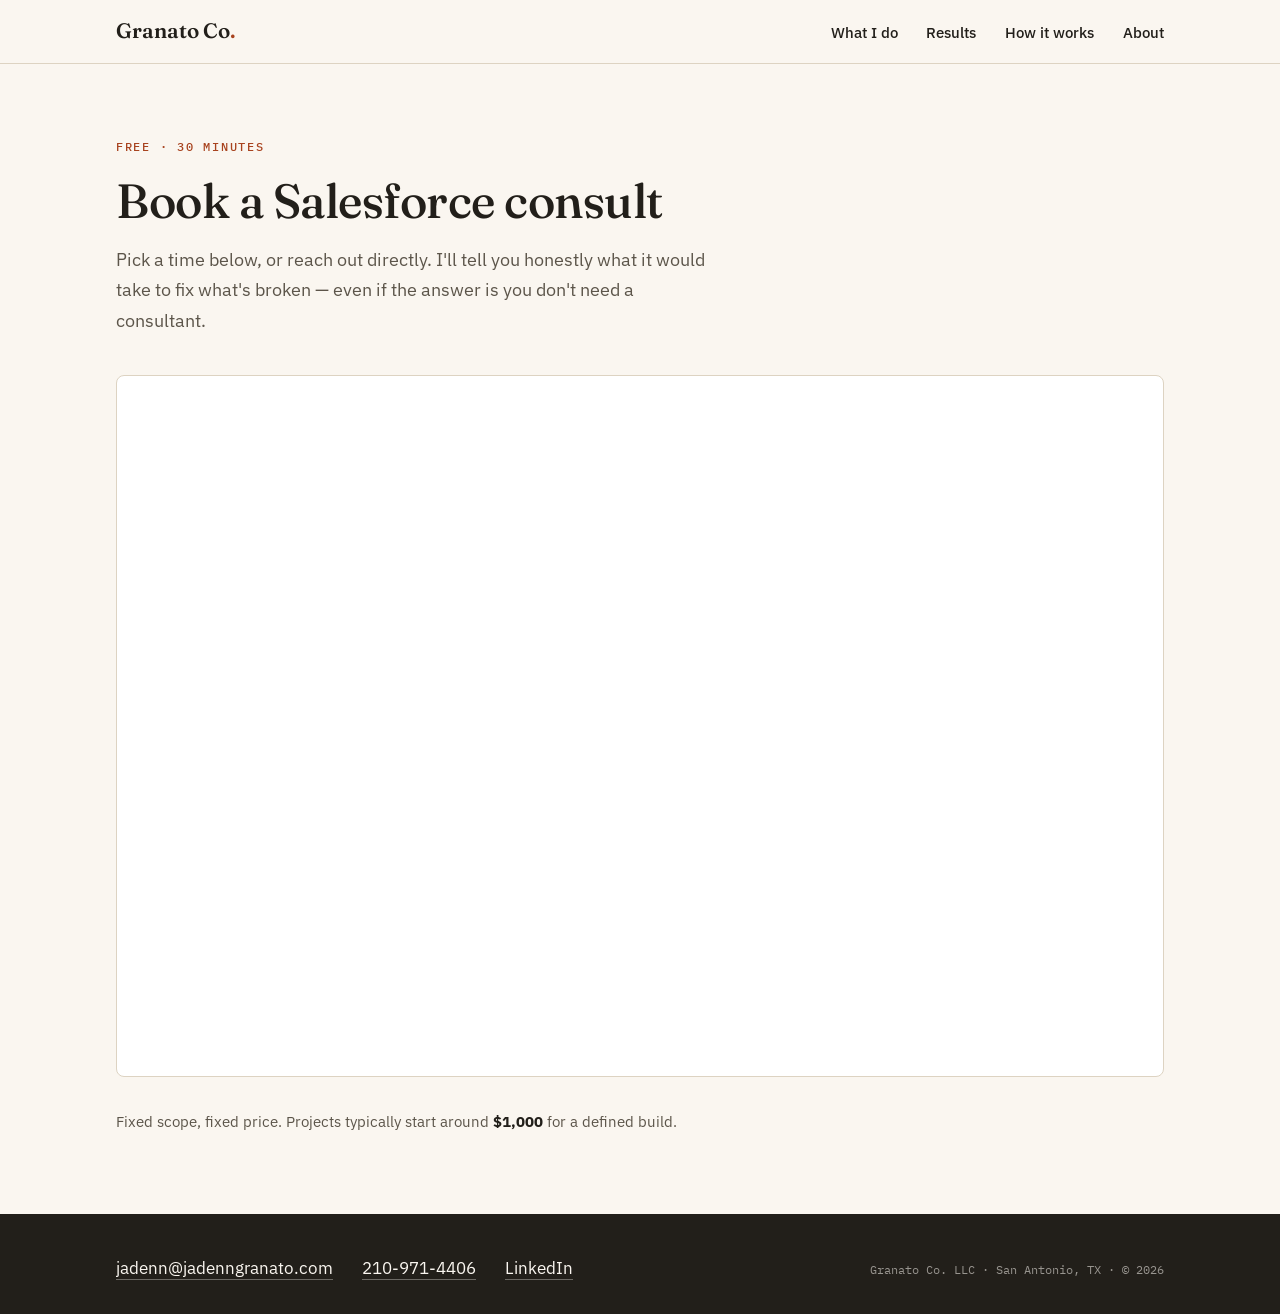
<file: book.html>
<!DOCTYPE html>
<html lang="en">
<head>
  <meta charset="UTF-8" />
  <meta name="viewport" content="width=device-width, initial-scale=1.0" />
  <title>Book a Free Consult — Granato Co.</title>
  <meta name="description" content="Schedule a free 30-minute Salesforce consult with Jadenn Granato. Fixed-scope projects for small businesses and nonprofits in San Antonio and beyond." />
  <link rel="canonical" href="https://jadenngranato.com/book.html" />
  <link rel="preconnect" href="https://fonts.googleapis.com" />
  <link rel="preconnect" href="https://fonts.gstatic.com" crossorigin />
  <link href="https://fonts.googleapis.com/css2?family=Fraunces:ital,opsz,wght@0,9..144,400;0,9..144,500;0,9..144,600;1,9..144,400;1,9..144,500&family=IBM+Plex+Mono:wght@400;500&family=IBM+Plex+Sans:ital,wght@0,400;0,500;0,600;1,400&display=swap" rel="stylesheet" />
  <link rel="stylesheet" href="styles.css" />
  <link rel="icon" href="data:image/svg+xml,%3Csvg xmlns='http://www.w3.org/2000/svg' viewBox='0 0 32 32'%3E%3Crect width='32' height='32' rx='6' fill='%23faf6f0'/%3E%3Ctext x='16' y='23' text-anchor='middle' font-family='Georgia,serif' font-size='19' font-weight='600' fill='%23a8431f'%3EG%3C/text%3E%3C/svg%3E" />
</head>
<body>
  <a class="skip-link" href="#main">Skip to content</a>

  <header class="site-header">
    <div class="container site-header__inner">
      <a href="/" class="brand">Granato&nbsp;Co<span class="brand__mark">.</span></a>
      <nav class="site-nav" aria-label="Main">
        <button class="site-nav__toggle" id="navToggle" aria-expanded="false" aria-controls="navMenu">Menu</button>
        <ul class="site-nav__menu" id="navMenu">
          <li><a href="/#services">What I do</a></li>
          <li><a href="/#results">Results</a></li>
          <li><a href="/#process">How it works</a></li>
          <li><a href="/#about">About</a></li>
        </ul>
      </nav>
    </div>
  </header>

  <main id="main" class="book-page">
    <div class="container">
      <p class="kicker">Free · 30 minutes</p>
      <h1 class="book-page__title">Book a Salesforce consult</h1>
      <p class="book-page__lede">
        Pick a time below, or reach out directly. I'll tell you honestly what it
        would take to fix what's broken — even if the answer is you don't need a consultant.
      </p>

      <div id="schedulerEmbed" class="book-page__embed" hidden>
        <div class="meetings-iframe-container" id="hubspotMeetings" data-src=""></div>
      </div>

      <div id="schedulerFallback" class="book-page__fallback">
        <p class="book-page__fallback-note">
          Online scheduling is being set up. For now, email or call — I respond within one business day.
        </p>
        <div class="book-page__contact-cards">
          <a class="book-page__card" id="bookEmail" href="#">
            <span class="book-page__card-label">Email</span>
            <span class="book-page__card-value"></span>
          </a>
          <a class="book-page__card" id="bookPhone" href="#">
            <span class="book-page__card-label">Phone</span>
            <span class="book-page__card-value"></span>
          </a>
        </div>
      </div>

      <p class="book-page__fine">
        Fixed scope, fixed price. Projects typically start around <strong>$1,000</strong> for a defined build.
      </p>
    </div>
  </main>

  <footer class="footer footer--compact">
    <div class="container">
      <div class="footer__info">
        <ul class="footer__contact">
          <li><a id="footerEmail" href="#">jadenn@jadenngranato.com</a></li>
          <li><a id="footerPhone" href="tel:+12109714406">210-971-4406</a></li>
          <li><a href="https://www.linkedin.com/in/jadenn-granato-745768265/" rel="noopener" target="_blank">LinkedIn</a></li>
        </ul>
        <p class="footer__legal">Granato Co. LLC · San Antonio, TX · © <span id="year"></span></p>
      </div>
    </div>
  </footer>

  <script src="site-config.js"></script>
  <script src="script.js"></script>
  <script>
    (function () {
      var cfg = window.GRANATO_SITE;
      var email = cfg.email;
      var phone = cfg.phone;
      var phoneTel = cfg.phoneTel;

      document.getElementById("bookEmail").href = "mailto:" + email + "?subject=Free%20Salesforce%20consult";
      document.querySelector("#bookEmail .book-page__card-value").textContent = email;
      document.getElementById("bookPhone").href = "tel:" + phoneTel;
      document.querySelector("#bookPhone .book-page__card-value").textContent = phone;
      document.getElementById("footerEmail").href = "mailto:" + email;
      document.getElementById("footerEmail").textContent = email;
      document.getElementById("footerPhone").href = "tel:" + phoneTel;
      document.getElementById("footerPhone").textContent = phone;

      var meetingUrl = cfg.calendlyUrl || cfg.hubspotMeetingUrl;
      if (!meetingUrl) return;

      var embed = document.getElementById("schedulerEmbed");
      var fallback = document.getElementById("schedulerFallback");
      var container = document.getElementById("hubspotMeetings");

      if (cfg.calendlyUrl) {
        container.outerHTML =
          '<div class="calendly-inline-widget" data-url="' +
          cfg.calendlyUrl +
          '" style="min-width:320px;height:700px;"></div>';
        var calScript = document.createElement("script");
        calScript.src = "https://assets.calendly.com/assets/external/widget.js";
        calScript.async = true;
        document.body.appendChild(calScript);
        embed.hidden = false;
        fallback.hidden = true;
        return;
      }

      container.setAttribute("data-src", meetingUrl + "?embed=true");
      var hsScript = document.createElement("script");
      hsScript.src = "https://static.hsappstatic.net/MeetingsEmbed/ex/MeetingsEmbedCode.js";
      hsScript.async = true;
      hsScript.onload = function () {
        embed.hidden = false;
        fallback.hidden = true;
      };
      hsScript.onerror = function () {
        embed.hidden = true;
        fallback.hidden = false;
      };
      document.body.appendChild(hsScript);
    })();
  </script>
</body>
</html>
</file>
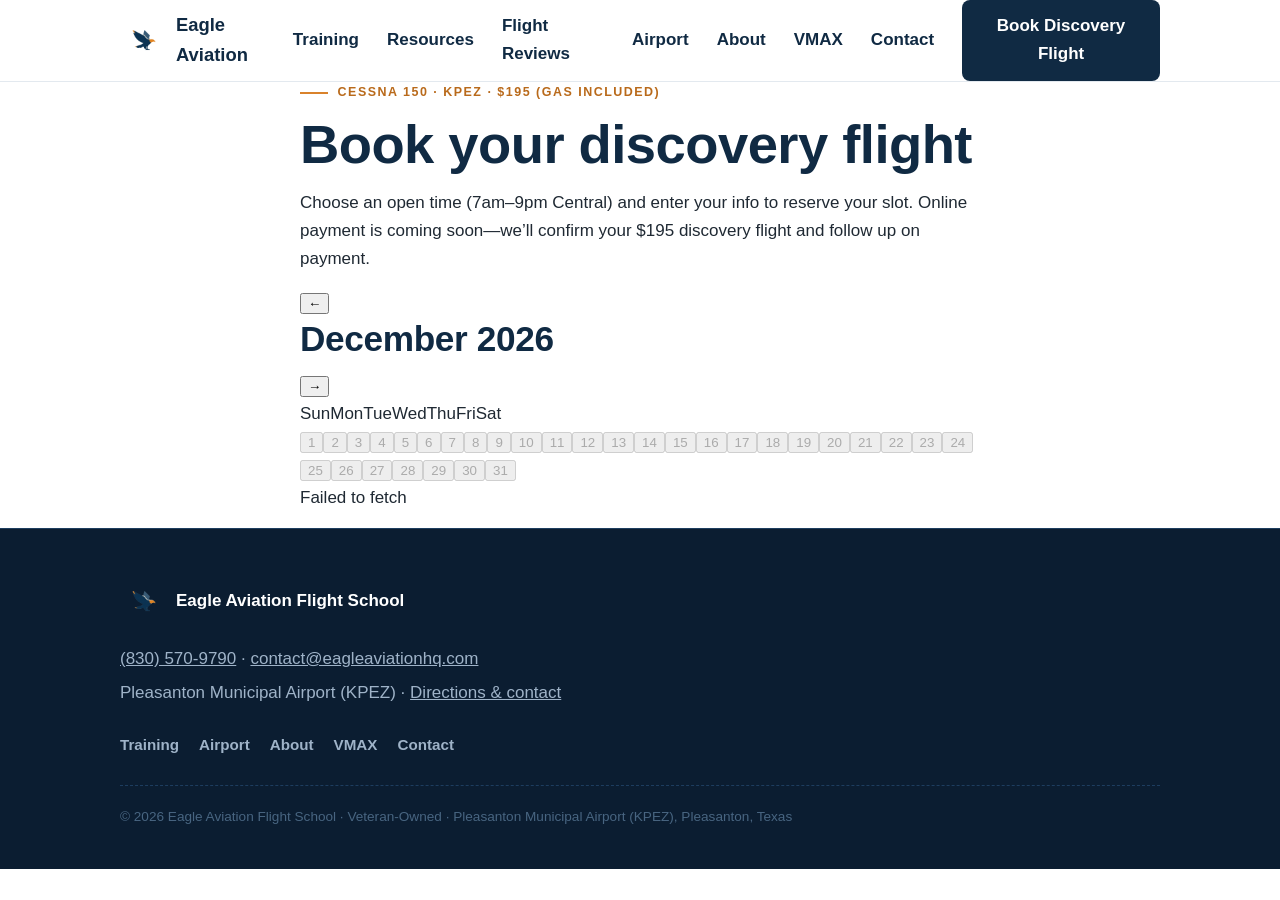
<file: eagle-aviation/book.html>
<!DOCTYPE html>
<html lang="en">
<head>
  <meta charset="UTF-8">
  <meta name="viewport" content="width=device-width, initial-scale=1.0">
  <title>Book a Discovery Flight | Eagle Aviation | Pleasanton, TX</title>
  <meta name="description" content="Pick a time for your $195 discovery flight in our Cessna 150 at Pleasanton Municipal Airport (KPEZ). Gas included.">
  <link rel="canonical" href="https://www.eagleaviationhq.com/book">
  <meta name="theme-color" content="#1B3A5C">
  <link rel="icon" href="assets/logo-eagle.png" type="image/png">
  <link rel="stylesheet" href="styles.css">
</head>
<body>

  <header class="site-header">
    <div class="container header-inner">
      <a href="/" class="brand" aria-label="Eagle Aviation, home">
        <img class="brand-mark brand-mark--eagle" src="assets/logo-eagle.png" alt="" width="48" height="48" aria-hidden="true">
        <span>Eagle Aviation</span>
      </a>
      <button class="nav-toggle" aria-expanded="false" aria-controls="site-nav" aria-label="Open menu">
        <span class="nav-toggle-bar"></span>
        <span class="nav-toggle-bar"></span>
        <span class="nav-toggle-bar"></span>
      </button>
      <nav id="site-nav" class="site-nav">
        <a href="/#training">Training</a>
        <a href="/student-pilot-resources-pleasanton-tx">Resources</a>
        <a href="/flight-reviews">Flight Reviews</a>
        <a href="/#airport">Airport</a>
        <a href="/#about">About</a>
        <a href="/#vmax">VMAX</a>
        <a href="/contact">Contact</a>
        <a href="/#contact" class="btn btn-primary btn-nav" data-interest="Discovery Flight">Book Discovery Flight</a>
      </nav>
    </div>
  </header>

  <main id="top" class="book-page">
    <section class="book-hero">
      <div class="container container-narrow">
        <p class="kicker">Cessna 150 &middot; KPEZ &middot; $195 (gas included)</p>
        <h1>Book your discovery flight</h1>
        <p class="book-hero-lead">
          Choose an open time (7am&ndash;9pm Central) and enter your info to reserve your slot.
          Online payment is coming soon&mdash;we&rsquo;ll confirm your $195 discovery flight and follow up on payment.
        </p>
      </div>
    </section>

    <section class="book-calendar-section">
      <div class="container container-narrow">
        <div class="book-calendar">
          <div class="book-calendar__header">
            <button type="button" class="book-calendar__arrow" id="book-prev-month" aria-label="Previous month">&larr;</button>
            <h2 class="book-calendar__month" id="book-month-label">Month</h2>
            <button type="button" class="book-calendar__arrow" id="book-next-month" aria-label="Next month">&rarr;</button>
          </div>
          <div class="book-calendar__dow" aria-hidden="true">
            <span>Sun</span><span>Mon</span><span>Tue</span><span>Wed</span><span>Thu</span><span>Fri</span><span>Sat</span>
          </div>
          <div class="book-calendar__grid" id="book-calendar-grid" aria-label="Choose a date"></div>
        </div>

        <div class="book-slots" id="book-slots-panel" hidden>
          <h3 id="book-slots-title">Available times</h3>
          <p class="book-slots__meta" id="book-slots-meta"></p>
          <div class="book-slots__list" id="book-slots-list"></div>
        </div>

        <p class="book-status" id="book-status" role="status" aria-live="polite"></p>

        <div class="book-selected" id="book-selected" hidden>
          <h3>Complete your booking</h3>
          <p id="book-selected-summary"></p>
          <form id="book-reserve-form" class="book-reserve-form">
            <div class="form-row">
              <div class="form-field">
                <label for="book-first-name">First name</label>
                <input type="text" id="book-first-name" name="firstName" autocomplete="given-name" required>
              </div>
              <div class="form-field">
                <label for="book-last-name">Last name</label>
                <input type="text" id="book-last-name" name="lastName" autocomplete="family-name" required>
              </div>
            </div>
            <div class="form-row">
              <div class="form-field">
                <label for="book-email">Email</label>
                <input type="email" id="book-email" name="email" autocomplete="email" required>
              </div>
              <div class="form-field">
                <label for="book-phone">Phone</label>
                <input type="tel" id="book-phone" name="phone" autocomplete="tel">
              </div>
            </div>
            <div class="form-field">
              <label for="book-notes">Questions or notes (optional)</label>
              <textarea id="book-notes" name="notes" rows="3" placeholder="First time at KPEZ? Any scheduling preferences?"></textarea>
            </div>
            <button type="submit" class="btn btn-accent btn-submit" id="book-reserve-btn">Reserve this time</button>
            <p class="book-reserve-fine">$195 discovery flight &middot; gas included &middot; online payment coming soon</p>
          </form>
        </div>

        <div class="book-confirmed" id="book-confirmed" hidden>
          <h3>You&rsquo;re reserved</h3>
          <p id="book-confirmed-summary"></p>
          <p>Check your inbox for confirmation. We&rsquo;ll follow up on payment before your lesson. Bring a driver&rsquo;s license and birth certificate, or your passport, so your discovery flight counts as a training hour. Questions? Call <a href="tel:+18305709790">(830) 570-9790</a>.</p>
          <a href="/book" class="btn btn-primary">Book another time</a>
        </div>
      </div>
    </section>
  </main>

  <footer class="site-footer">
    <div class="container footer-inner">
      <div class="footer-brand">
        <img class="brand-mark brand-mark--eagle" src="assets/logo-eagle.png" alt="" width="48" height="48" aria-hidden="true">
        <span>Eagle Aviation Flight School</span>
      </div>
      <div class="footer-info">
        <p>
          <a href="tel:+18305709790">(830) 570-9790</a> &middot;
          <a href="mailto:contact@eagleaviationhq.com">contact@eagleaviationhq.com</a>
        </p>
        <p>Pleasanton Municipal Airport (KPEZ) &middot; <a href="/contact">Directions &amp; contact</a></p>
      </div>
      <nav class="footer-nav" aria-label="Footer">
        <a href="/#training">Training</a>
        <a href="/#airport">Airport</a>
        <a href="/#about">About</a>
        <a href="/#vmax">VMAX</a>
        <a href="/contact">Contact</a>
      </nav>
      <p class="footer-legal">&copy; 2026 Eagle Aviation Flight School &middot; Veteran-Owned &middot; Pleasanton Municipal Airport (KPEZ), Pleasanton, Texas</p>
    </div>
  </footer>

  <script src="cta-interest.js"></script>
  <script src="script.js"></script>
  <script src="book.js"></script>
</body>
</html>
</file>
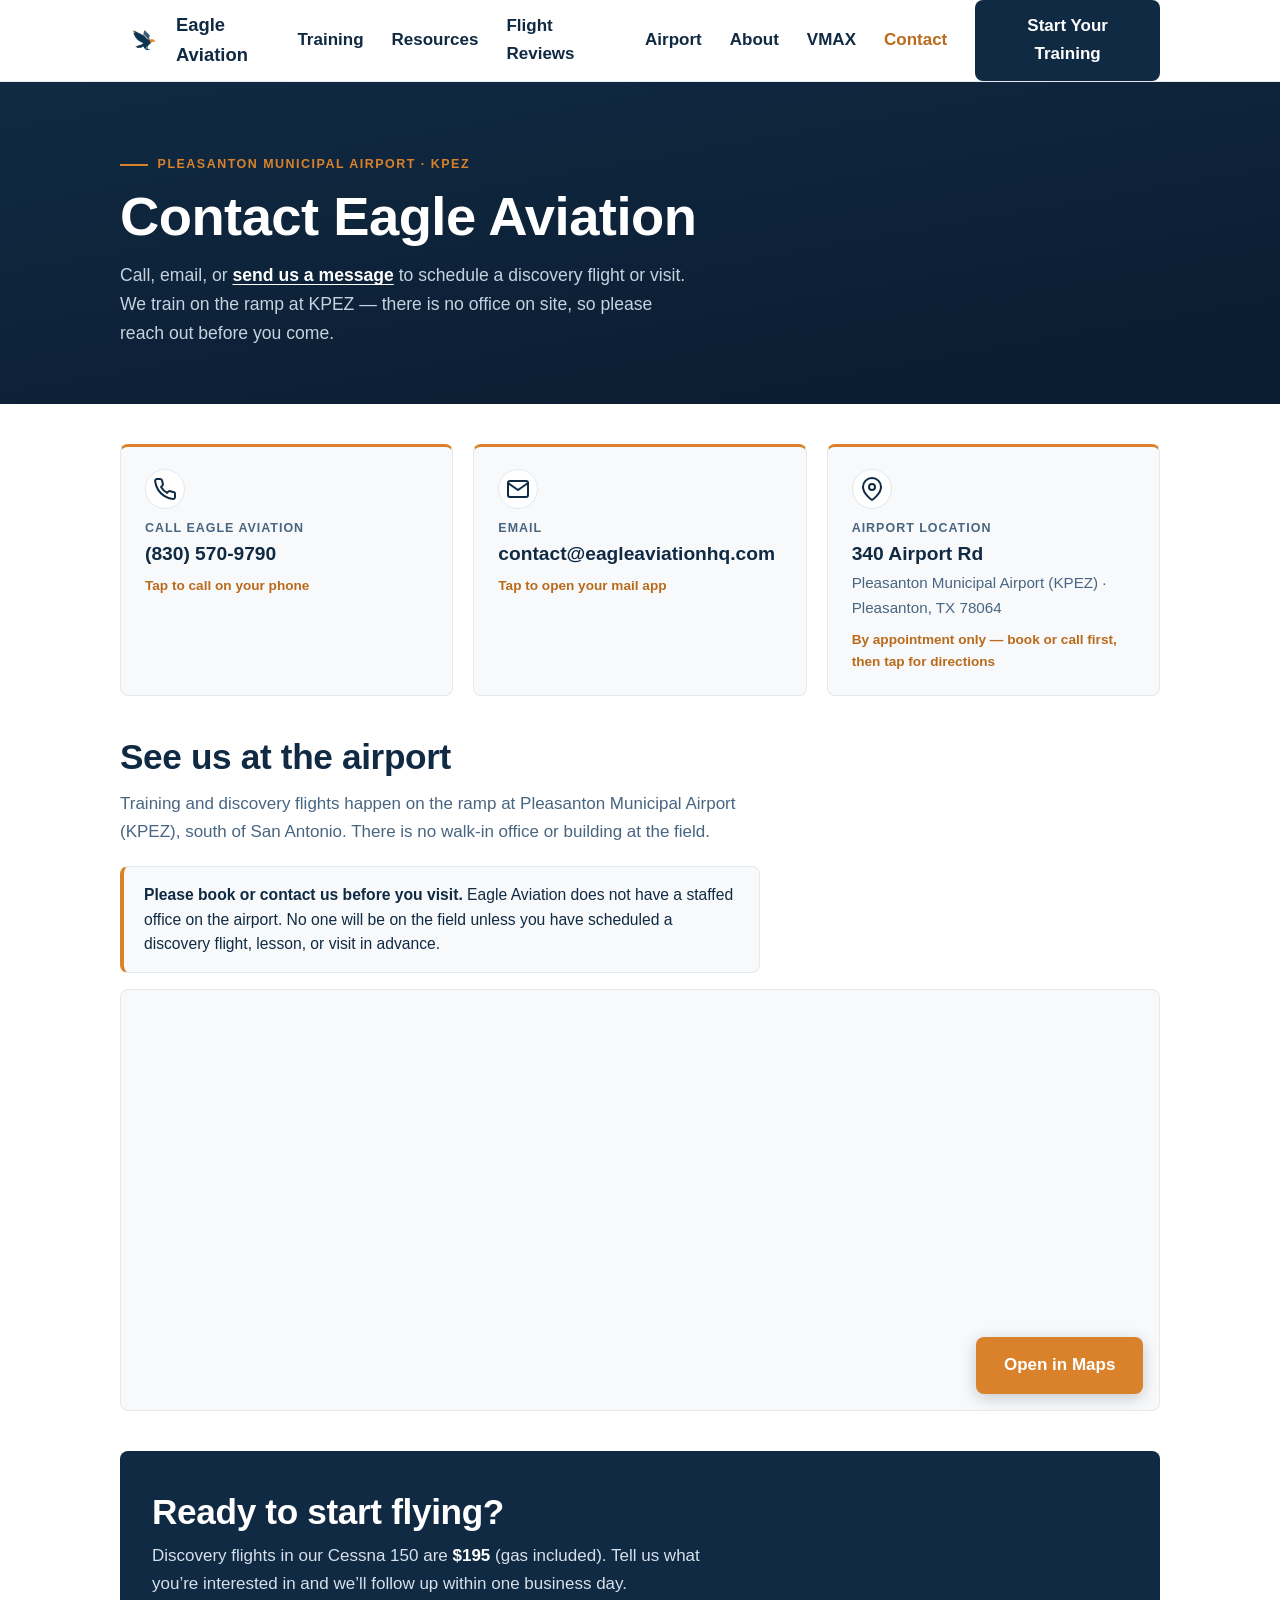
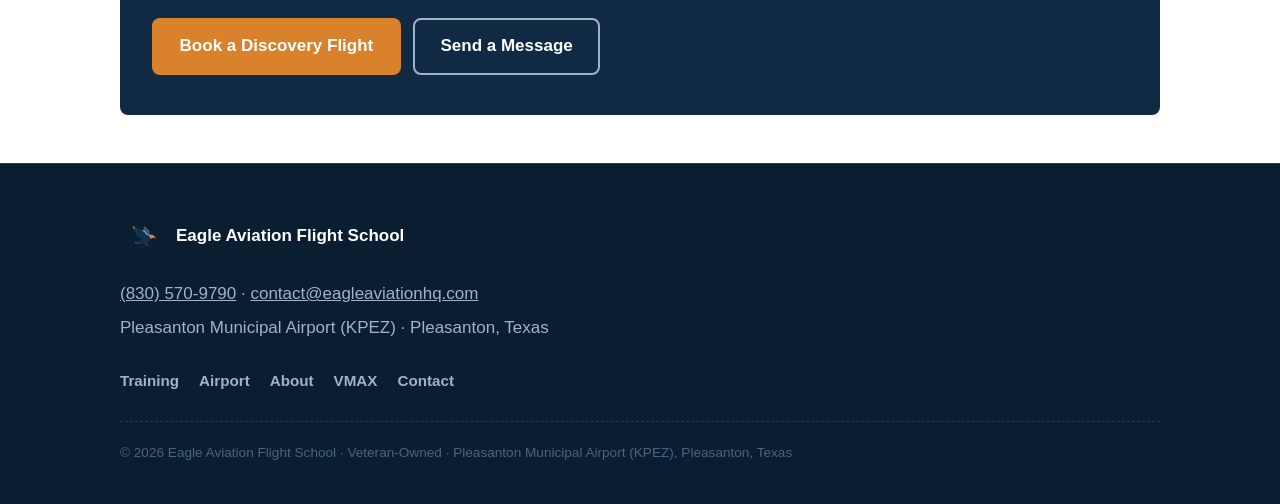
<file: eagle-aviation/contact.html>
<!DOCTYPE html>
<html lang="en">
<head>
  <meta charset="UTF-8">
  <meta name="viewport" content="width=device-width, initial-scale=1.0">
  <title>Contact Us | Eagle Aviation Flight School | Pleasanton, TX</title>
  <meta name="description" content="Contact Eagle Aviation at Pleasanton Municipal Airport (KPEZ). Call, email, or get directions — discovery flights and flight training south of San Antonio.">
  <link rel="canonical" href="https://www.eagleaviationhq.com/contact">
  <meta name="theme-color" content="#1B3A5C">
  <link rel="icon" href="assets/logo-eagle.png" type="image/png">
  <link rel="stylesheet" href="styles.css">
</head>
<body>

  <header class="site-header">
    <div class="container header-inner">
      <a href="/" class="brand" aria-label="Eagle Aviation, home">
        <img class="brand-mark brand-mark--eagle" src="assets/logo-eagle.png" alt="" width="48" height="48" aria-hidden="true">
        <span>Eagle Aviation</span>
      </a>
      <button class="nav-toggle" aria-expanded="false" aria-controls="site-nav" aria-label="Open menu">
        <span class="nav-toggle-bar"></span>
        <span class="nav-toggle-bar"></span>
        <span class="nav-toggle-bar"></span>
      </button>
      <nav id="site-nav" class="site-nav">
        <a href="/#training">Training</a>
        <a href="/student-pilot-resources-pleasanton-tx">Resources</a>
        <a href="/flight-reviews">Flight Reviews</a>
        <a href="/#airport">Airport</a>
        <a href="/#about">About</a>
        <a href="/#vmax">VMAX</a>
        <a href="/contact" aria-current="page">Contact</a>
        <a href="/#contact" class="btn btn-primary btn-nav" data-interest="Flight Training">Start Your Training</a>
      </nav>
    </div>
  </header>

  <main id="top">

    <section class="contact-hero">
      <div class="container contact-hero-inner">
        <p class="kicker">Pleasanton Municipal Airport &middot; KPEZ</p>
        <h1>Contact Eagle Aviation</h1>
        <p class="contact-hero-lead">
          Call, email, or <a href="/#contact" data-interest="Discovery Flight">send us a message</a> to schedule a discovery
          flight or visit. We train on the ramp at KPEZ &mdash; there is no office on site,
          so please reach out before you come.
        </p>
      </div>
    </section>

    <section class="section contact-page">
      <div class="container">
        <div class="contact-actions">
          <a href="tel:+18305709790" class="contact-card contact-card--link">
            <span class="contact-card-icon" aria-hidden="true">
              <svg width="24" height="24" viewBox="0 0 24 24" fill="none" stroke="currentColor" stroke-width="2" stroke-linecap="round" stroke-linejoin="round"><path d="M22 16.92v3a2 2 0 0 1-2.18 2 19.79 19.79 0 0 1-8.63-3.07 19.5 19.5 0 0 1-6-6 19.79 19.79 0 0 1-3.07-8.67A2 2 0 0 1 4.11 2h3a2 2 0 0 1 2 1.72 12.84 12.84 0 0 0 .7 2.81 2 2 0 0 1-.45 2.11L8.09 9.91a16 16 0 0 0 6 6l1.27-1.27a2 2 0 0 1 2.11-.45 12.84 12.84 0 0 0 2.81.7A2 2 0 0 1 22 16.92z"/></svg>
            </span>
            <span class="contact-card-label">Call Eagle Aviation</span>
            <span class="contact-card-value">(830) 570-9790</span>
            <span class="contact-card-hint">Tap to call on your phone</span>
          </a>

          <a href="mailto:contact@eagleaviationhq.com" class="contact-card contact-card--link">
            <span class="contact-card-icon" aria-hidden="true">
              <svg width="24" height="24" viewBox="0 0 24 24" fill="none" stroke="currentColor" stroke-width="2" stroke-linecap="round" stroke-linejoin="round"><path d="M4 4h16c1.1 0 2 .9 2 2v12c0 1.1-.9 2-2 2H4c-1.1 0-2-.9-2-2V6c0-1.1.9-2 2-2z"/><polyline points="22,6 12,13 2,6"/></svg>
            </span>
            <span class="contact-card-label">Email</span>
            <span class="contact-card-value">contact@eagleaviationhq.com</span>
            <span class="contact-card-hint">Tap to open your mail app</span>
          </a>

          <a href="https://www.google.com/maps/search/?api=1&amp;query=340+Airport+Rd,+Pleasanton,+TX+78064" class="contact-card contact-card--link contact-card--maps js-open-maps">
            <span class="contact-card-icon" aria-hidden="true">
              <svg width="24" height="24" viewBox="0 0 24 24" fill="none" stroke="currentColor" stroke-width="2" stroke-linecap="round" stroke-linejoin="round"><path d="M21 10c0 7-9 13-9 13s-9-6-9-13a9 9 0 0 1 18 0z"/><circle cx="12" cy="10" r="3"/></svg>
            </span>
            <span class="contact-card-label">Airport location</span>
            <span class="contact-card-value">340 Airport Rd</span>
            <span class="contact-card-address">Pleasanton Municipal Airport (KPEZ) &middot; Pleasanton, TX 78064</span>
            <span class="contact-card-hint">By appointment only &mdash; book or call first, then tap for directions</span>
          </a>
        </div>

        <div class="contact-map-block">
          <div class="contact-map-header">
            <h2>See us at the airport</h2>
            <p>
              Training and discovery flights happen on the ramp at Pleasanton Municipal
              Airport (KPEZ), south of San Antonio. There is no walk-in office or building
              at the field.
            </p>
            <div class="contact-notice" role="note">
              <p>
                <strong>Please book or contact us before you visit.</strong> Eagle Aviation
                does not have a staffed office on the airport. No one will be on the field
                unless you have scheduled a discovery flight, lesson, or visit in advance.
              </p>
            </div>
          </div>
          <div class="contact-map-wrap">
            <iframe
              class="contact-map-embed"
              title="Map showing Pleasanton Municipal Airport (KPEZ)"
              loading="lazy"
              referrerpolicy="no-referrer-when-downgrade"
              src="https://maps.google.com/maps?q=340+Airport+Rd,+Pleasanton,+TX+78064&amp;z=14&amp;ie=UTF8&amp;iwloc=&amp;output=embed"
              allowfullscreen
            ></iframe>
            <a href="https://www.google.com/maps/search/?api=1&amp;query=340+Airport+Rd,+Pleasanton,+TX+78064" class="contact-map-overlay-btn btn btn-accent js-open-maps">Open in Maps</a>
          </div>
        </div>

        <div class="contact-form-cta">
          <div class="contact-form-cta-inner">
            <h2>Ready to start flying?</h2>
            <p>Discovery flights in our Cessna 150 are <strong>$195</strong> (gas included). Tell us what you&rsquo;re interested in and we&rsquo;ll follow up within one business day.</p>
            <div class="contact-form-cta-actions">
              <a href="/#contact" class="btn btn-accent" data-interest="Discovery Flight">Book a Discovery Flight</a>
              <a href="/#contact" class="btn btn-primary" data-interest="Other">Send a Message</a>
            </div>
          </div>
        </div>
      </div>
    </section>

  </main>

  <footer class="site-footer">
    <div class="container footer-inner">
      <div class="footer-brand">
        <img class="brand-mark brand-mark--eagle" src="assets/logo-eagle.png" alt="" width="48" height="48" aria-hidden="true">
        <span>Eagle Aviation Flight School</span>
      </div>
      <div class="footer-info">
        <p>
          <a href="tel:+18305709790">(830) 570-9790</a> &middot;
          <a href="mailto:contact@eagleaviationhq.com">contact@eagleaviationhq.com</a>
        </p>
        <p>Pleasanton Municipal Airport (KPEZ) &middot; Pleasanton, Texas</p>
      </div>
      <nav class="footer-nav" aria-label="Footer">
        <a href="/#training">Training</a>
        <a href="/#airport">Airport</a>
        <a href="/#about">About</a>
        <a href="/#vmax">VMAX</a>
        <a href="/contact">Contact</a>
      </nav>
      <p class="footer-legal">&copy; 2026 Eagle Aviation Flight School &middot; Veteran-Owned &middot; Pleasanton Municipal Airport (KPEZ), Pleasanton, Texas</p>
    </div>
  </footer>

  <script src="cta-interest.js"></script>
  <script src="script.js"></script>
</body>
</html>
</file>
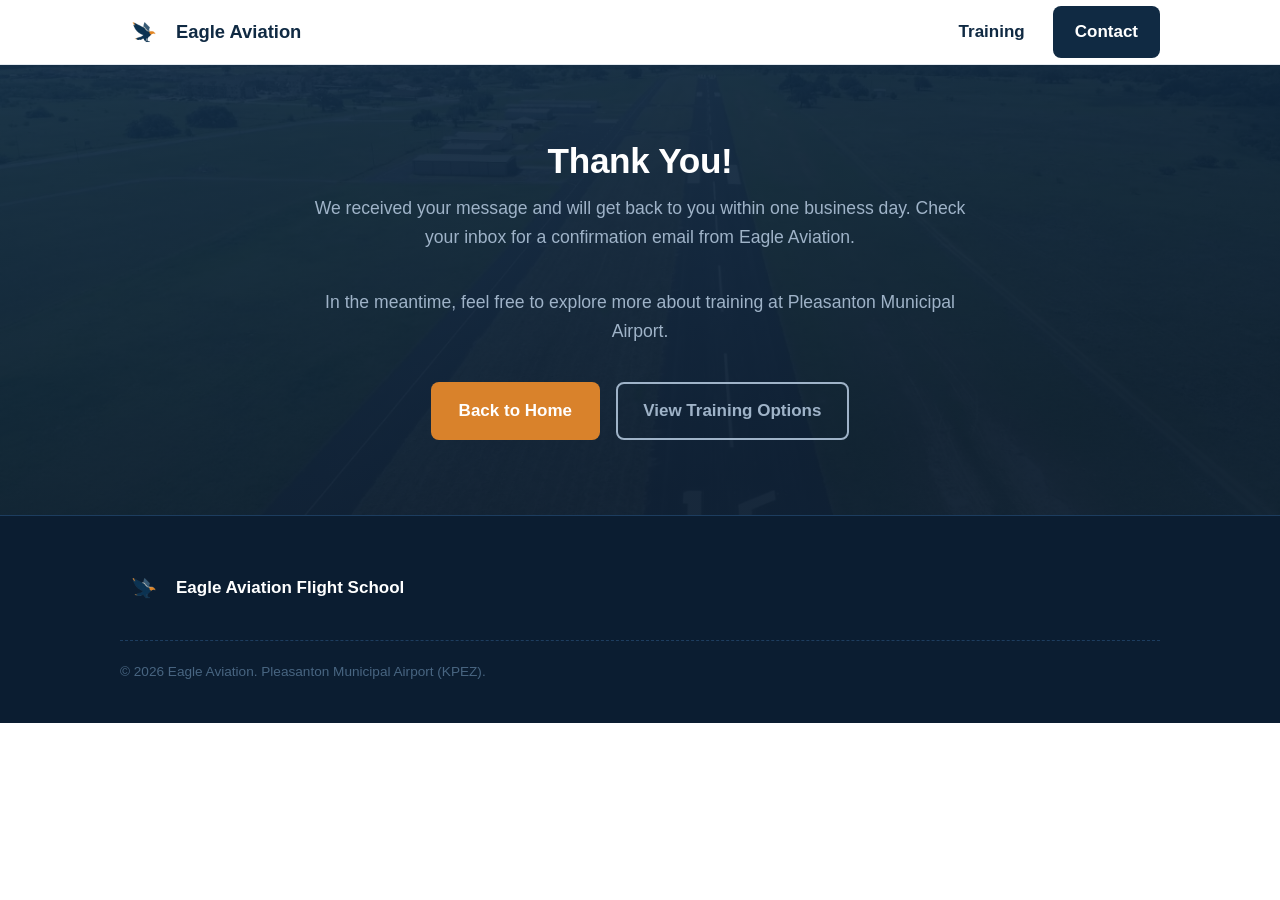
<file: eagle-aviation/thank-you.html>
<!DOCTYPE html>
<html lang="en">
<head>
  <meta charset="UTF-8">
  <meta name="viewport" content="width=device-width, initial-scale=1.0">
  <title>Thank You | Eagle Aviation Flight School</title>
  <meta name="robots" content="noindex">
  <link rel="icon" href="assets/logo-eagle.png" type="image/png">
  <link rel="stylesheet" href="styles.css">
</head>
<body>

  <header class="site-header">
    <div class="container header-inner">
      <a href="index.html" class="brand" aria-label="Eagle Aviation, home">
        <img class="brand-mark brand-mark--eagle" src="assets/logo-eagle.png" alt="" width="48" height="48" aria-hidden="true">
        <span>Eagle Aviation</span>
      </a>
      <nav class="site-nav">
        <a href="index.html#training">Training</a>
        <a href="contact.html" class="btn btn-primary btn-nav">Contact</a>
      </nav>
    </div>
  </header>

  <main>
    <section class="section section-contact" style="min-height: 50vh; display: flex; align-items: center;">
      <div class="container container-narrow" style="text-align: center;">
        <h2>Thank You!</h2>
        <p class="section-lead">
          We received your message and will get back to you within one business day.
          Check your inbox for a confirmation email from Eagle Aviation.
        </p>
        <p class="section-lead">
          In the meantime, feel free to explore more about training at Pleasanton Municipal Airport.
        </p>
        <div style="margin-top: 2rem; display: flex; gap: 1rem; justify-content: center; flex-wrap: wrap;">
          <a href="index.html" class="btn btn-accent">Back to Home</a>
          <a href="index.html#training" class="btn btn-ghost" style="color: var(--slate-300); border-color: var(--slate-300);">View Training Options</a>
        </div>
      </div>
    </section>
  </main>

  <footer class="site-footer">
    <div class="container footer-inner">
      <div class="footer-brand">
        <img class="brand-mark brand-mark--eagle" src="assets/logo-eagle.png" alt="" width="48" height="48" aria-hidden="true">
        <span>Eagle Aviation Flight School</span>
      </div>
      <p class="footer-legal">&copy; 2026 Eagle Aviation. Pleasanton Municipal Airport (KPEZ).</p>
    </div>
  </footer>

</body>
</html>
</file>
<file: styles.css>
/* ============================================================
   Granato Co. LLC — jadenngranato.com
   Typography-led, warm, restrained.
   ============================================================ */

:root {
  --cream: #faf6f0;
  --paper: #f3ecdf;
  --ink: #221f1a;
  --ink-soft: #5c554a;
  --rust: #a8431f;
  --rust-deep: #8a3618;
  --line: #ddd3c2;
  --font-serif: "Fraunces", Georgia, serif;
  --font-sans: "IBM Plex Sans", system-ui, sans-serif;
  --font-mono: "IBM Plex Mono", monospace;
  --container: 68rem;
}

* { margin: 0; padding: 0; box-sizing: border-box; }

html { scroll-behavior: smooth; }

body {
  font-family: var(--font-sans);
  font-size: 1.0625rem;
  line-height: 1.65;
  color: var(--ink);
  background: var(--cream);
  -webkit-font-smoothing: antialiased;
}

h1, h2, h3 {
  font-family: var(--font-serif);
  font-weight: 500;
  line-height: 1.15;
  letter-spacing: -0.01em;
}

p { max-width: 38rem; }

a { color: var(--rust-deep); }

.container {
  max-width: var(--container);
  margin: 0 auto;
  padding: 0 1.25rem;
}

.skip-link {
  position: absolute;
  left: -9999px;
  top: 0;
  background: var(--ink);
  color: var(--cream);
  padding: 0.6rem 1rem;
  z-index: 100;
}
.skip-link:focus { left: 0; }

/* ---------- Mono section labels ---------- */
.kicker {
  font-family: var(--font-mono);
  font-size: 0.78rem;
  font-weight: 500;
  text-transform: uppercase;
  letter-spacing: 0.14em;
  color: var(--rust);
  margin-bottom: 1rem;
}
.kicker--light { color: #e3a98f; }

/* ---------- Buttons ---------- */
.button {
  display: inline-block;
  font-family: var(--font-sans);
  font-weight: 600;
  font-size: 1rem;
  text-decoration: none;
  padding: 0.85rem 1.7rem;
  border-radius: 6px;
  transition: background-color 0.18s ease, transform 0.18s ease;
}
.button--solid {
  background: var(--rust);
  color: var(--cream);
}
.button--solid:hover { background: var(--rust-deep); transform: translateY(-1px); }
.button--light {
  background: var(--cream);
  color: var(--ink);
}
.button--light:hover { background: #fff; transform: translateY(-1px); }
.button--small { padding: 0.5rem 1.1rem; font-size: 0.9rem; }

/* ---------- Header ---------- */
.site-header {
  position: sticky;
  top: 0;
  z-index: 50;
  background: rgba(250, 246, 240, 0.92);
  backdrop-filter: blur(6px);
  border-bottom: 1px solid var(--line);
}
.site-header__inner {
  display: flex;
  align-items: center;
  justify-content: space-between;
  padding-top: 0.9rem;
  padding-bottom: 0.9rem;
}
.brand {
  font-family: var(--font-serif);
  font-weight: 600;
  font-size: 1.3rem;
  color: var(--ink);
  text-decoration: none;
}
.brand__mark { color: var(--rust); }

.site-nav__toggle {
  display: none;
  font-family: var(--font-mono);
  font-size: 0.85rem;
  text-transform: uppercase;
  letter-spacing: 0.1em;
  background: none;
  border: 1px solid var(--line);
  border-radius: 6px;
  padding: 0.45rem 0.9rem;
  color: var(--ink);
  cursor: pointer;
}
.site-nav__menu {
  display: flex;
  align-items: center;
  gap: 1.8rem;
  list-style: none;
}
.site-nav__menu a:not(.button) {
  font-size: 0.95rem;
  font-weight: 500;
  color: var(--ink);
  text-decoration: none;
  position: relative;
}
/* underline animation — one small moment of personality */
.site-nav__menu a:not(.button)::after {
  content: "";
  position: absolute;
  left: 0;
  bottom: -5px;
  width: 100%;
  height: 2px;
  background: var(--rust);
  transform: scaleX(0);
  transform-origin: left;
  transition: transform 0.22s ease;
}
.site-nav__menu a:not(.button):hover::after,
.site-nav__menu a:not(.button):focus-visible::after { transform: scaleX(1); }

/* ---------- Hero ---------- */
.hero { padding: 6.5rem 0 7rem; }
.hero__title {
  font-size: clamp(2.3rem, 5.5vw, 4rem);
  max-width: 21ch;
  margin-bottom: 1.5rem;
}
.hero__title em {
  font-style: italic;
  color: var(--rust);
  white-space: nowrap;
}
.accent-underline {
  background-image: linear-gradient(var(--rust) 0 0);
  background-repeat: no-repeat;
  background-position: 0 96%;
  background-size: 100% 0.09em;
}
.hero__sub {
  font-size: 1.2rem;
  color: var(--ink-soft);
  margin-bottom: 2.4rem;
}
.hero__cta {
  display: flex;
  align-items: center;
  flex-wrap: wrap;
  gap: 1.2rem;
}
.hero__email {
  font-family: var(--font-mono);
  font-size: 0.9rem;
  color: var(--ink-soft);
  text-decoration: none;
  border-bottom: 1px solid var(--line);
  transition: color 0.18s ease, border-color 0.18s ease;
}
.hero__email:hover {
  color: var(--rust-deep);
  border-color: var(--rust);
}
.hero__trust {
  font-family: var(--font-mono);
  font-size: 0.8rem;
  letter-spacing: 0.04em;
  color: var(--ink-soft);
  margin-top: 1.7rem;
}

/* ---------- Credentials ---------- */
.credentials {
  padding: 0 0 2.5rem;
  border-bottom: 1px solid var(--line);
}
.credentials__inner {
  display: flex;
  align-items: center;
  flex-wrap: wrap;
  gap: 1rem 1.5rem;
}
.credentials__badge {
  display: block;
  height: auto;
  max-width: 220px;
}
.credentials__note {
  font-family: var(--font-mono);
  font-size: 0.78rem;
  letter-spacing: 0.03em;
  color: var(--ink-soft);
  max-width: 22rem;
  margin: 0;
}

/* ---------- Sections ---------- */
.section { padding: 5.5rem 0; }
.section--paper {
  background: var(--paper);
  border-top: 1px solid var(--line);
  border-bottom: 1px solid var(--line);
}
.section__title {
  font-size: clamp(1.8rem, 3.5vw, 2.6rem);
  margin-bottom: 2.8rem;
}
.section__lede {
  font-family: var(--font-serif);
  font-size: clamp(1.2rem, 2.2vw, 1.45rem);
  line-height: 1.45;
  max-width: 30rem;
  margin: -1.6rem 0 3rem;
}

/* ---------- Services ---------- */
.services {
  display: grid;
  grid-template-columns: 1fr;
  gap: 0;
  border-top: 1px solid var(--line);
}
.service {
  padding: 2rem 0.25rem;
  border-bottom: 1px solid var(--line);
}
.service__num {
  font-family: var(--font-mono);
  font-size: 0.8rem;
  color: var(--rust);
  display: block;
  margin-bottom: 0.7rem;
}
.service h3 { font-size: 1.45rem; margin-bottom: 0.6rem; }
.service p { color: var(--ink-soft); font-size: 1rem; }

/* ---------- Proof ---------- */
.proof { list-style: none; display: grid; gap: 2.2rem; }
.proof__item {
  border-left: 3px solid var(--rust);
  padding-left: 1.4rem;
}
.proof__tag {
  font-family: var(--font-mono);
  font-size: 0.75rem;
  text-transform: uppercase;
  letter-spacing: 0.12em;
  color: var(--ink-soft);
  display: block;
  margin-bottom: 0.4rem;
}
.proof__item p {
  font-family: var(--font-serif);
  font-size: clamp(1.15rem, 2.2vw, 1.45rem);
  line-height: 1.4;
  max-width: 42rem;
}
.proof__item strong { color: var(--rust-deep); font-weight: 600; }

.proof__cta {
  margin-top: 3.2rem;
  display: flex;
  align-items: center;
  flex-wrap: wrap;
  gap: 1rem 1.6rem;
}
.proof__cta p {
  font-family: var(--font-serif);
  font-style: italic;
  font-size: 1.35rem;
}

/* ---------- Steps ---------- */
.steps {
  list-style: none;
  display: grid;
  grid-template-columns: 1fr;
  gap: 2.5rem;
  counter-reset: step;
}
.step__num {
  font-family: var(--font-serif);
  font-style: italic;
  font-size: 2.2rem;
  color: var(--rust);
  display: block;
  line-height: 1;
  margin-bottom: 0.8rem;
}
.step h3 { font-size: 1.35rem; margin-bottom: 0.5rem; }
.step p { color: var(--ink-soft); font-size: 1rem; }

.process-note {
  margin-top: 3.2rem;
  padding-top: 1.6rem;
  border-top: 1px solid var(--line);
  font-family: var(--font-serif);
  font-size: clamp(1.15rem, 2vw, 1.4rem);
  max-width: none;
}
.process-note em {
  font-style: italic;
  color: var(--rust);
}

/* ---------- About ---------- */
.about {
  display: grid;
  grid-template-columns: 1fr;
  gap: 2.5rem;
  align-items: center;
}
.about__photo {
  width: 220px;
  height: 264px;
  background: var(--cream);
  border: 1px solid var(--line);
  border-radius: 8px;
  display: grid;
  place-items: center;
  overflow: hidden;
}
.about__photo img {
  width: 100%;
  height: 100%;
  object-fit: cover;
  display: block;
}
.about__initials {
  font-family: var(--font-serif);
  font-style: italic;
  font-size: 3rem;
  color: var(--rust);
}
.about__text p:not(.kicker) { color: var(--ink-soft); }

/* ---------- Footer ---------- */
.footer {
  background: var(--ink);
  color: var(--cream);
  padding: 5.5rem 0 2.5rem;
}
.footer__cta { margin-bottom: 4.5rem; }
.footer__title {
  font-size: clamp(1.9rem, 4vw, 2.8rem);
  margin-bottom: 1.8rem;
  max-width: 18ch;
}
.footer__info {
  border-top: 1px solid rgba(250, 246, 240, 0.2);
  padding-top: 1.8rem;
  display: flex;
  flex-wrap: wrap;
  gap: 1rem 2rem;
  align-items: baseline;
  justify-content: space-between;
}
.footer__contact {
  list-style: none;
  display: flex;
  flex-wrap: wrap;
  gap: 0.6rem 1.8rem;
}
.footer__contact a {
  color: var(--cream);
  text-decoration: none;
  border-bottom: 1px solid rgba(250, 246, 240, 0.35);
  transition: border-color 0.18s ease;
}
.footer__contact a:hover { border-color: var(--cream); }
.footer__legal {
  font-family: var(--font-mono);
  font-size: 0.78rem;
  color: rgba(250, 246, 240, 0.55);
}

/* ---------- Scroll reveal (subtle) ---------- */
.reveal {
  opacity: 0;
  transform: translateY(14px);
  transition: opacity 0.55s ease, transform 0.55s ease;
}
.reveal.is-visible { opacity: 1; transform: none; }

/* ---------- Desktop ---------- */
@media (min-width: 720px) {
  .services { grid-template-columns: 1fr 1fr; column-gap: 3.5rem; }
  .steps { grid-template-columns: repeat(3, 1fr); gap: 3rem; }
  .about { grid-template-columns: auto 1fr; gap: 3.5rem; }
  .about__photo { width: 280px; height: 336px; }
}

/* ---------- Mobile nav ---------- */
@media (max-width: 719px) {
  .br-desktop { display: none; }
  .site-nav__toggle { display: block; }
  .site-nav__menu {
    display: none;
    position: absolute;
    top: 100%;
    left: 0;
    right: 0;
    background: var(--cream);
    border-bottom: 1px solid var(--line);
    flex-direction: column;
    align-items: flex-start;
    padding: 1.2rem 1.25rem 1.5rem;
    gap: 1.1rem;
  }
  .site-nav__menu.is-open { display: flex; }
  .hero { padding: 4rem 0 5rem; }
  .section { padding: 4rem 0; }
}

/* ---------- Book page ---------- */
.book-page {
  padding: 4.5rem 0 5rem;
}
.book-page__title {
  font-size: clamp(2rem, 4.5vw, 3rem);
  max-width: 20ch;
  margin-bottom: 1rem;
}
.book-page__lede {
  font-size: 1.15rem;
  color: var(--ink-soft);
  max-width: 38rem;
  margin-bottom: 2.5rem;
}
.book-page__embed {
  min-height: 620px;
  border: 1px solid var(--line);
  border-radius: 8px;
  overflow: hidden;
  background: #fff;
}
.book-page__embed .meetings-iframe-container,
.book-page__embed .calendly-inline-widget {
  width: 100%;
  min-height: 620px;
}
.book-page__fallback {
  border: 1px solid var(--line);
  border-radius: 8px;
  padding: 2rem;
  background: var(--paper);
}
.book-page__fallback-note {
  color: var(--ink-soft);
  margin-bottom: 1.5rem;
}
.book-page__contact-cards {
  display: grid;
  grid-template-columns: 1fr;
  gap: 1rem;
}
.book-page__card {
  display: block;
  text-decoration: none;
  color: inherit;
  border: 1px solid var(--line);
  border-radius: 8px;
  padding: 1.2rem 1.4rem;
  background: var(--cream);
  transition: border-color 0.18s ease, transform 0.18s ease;
}
.book-page__card:hover {
  border-color: var(--rust);
  transform: translateY(-1px);
}
.book-page__card-label {
  font-family: var(--font-mono);
  font-size: 0.72rem;
  text-transform: uppercase;
  letter-spacing: 0.14em;
  color: var(--rust);
  display: block;
  margin-bottom: 0.35rem;
}
.book-page__card-value {
  font-family: var(--font-serif);
  font-size: 1.25rem;
}
.book-page__fine {
  margin-top: 2rem;
  font-size: 0.95rem;
  color: var(--ink-soft);
}
.book-page__fine strong {
  color: var(--ink);
}
.footer--compact {
  padding-top: 2.5rem;
  padding-bottom: 2rem;
}
.footer--compact .footer__info {
  border-top: none;
  padding-top: 0;
  margin-top: 0;
}
.process-note strong {
  color: var(--rust-deep);
  font-weight: 600;
}

@media (min-width: 600px) {
  .book-page__contact-cards {
    grid-template-columns: 1fr 1fr;
  }
}

/* ---------- Reduced motion ---------- */
@media (prefers-reduced-motion: reduce) {
  html { scroll-behavior: auto; }
  *, *::before, *::after {
    transition-duration: 0.01ms !important;
    animation-duration: 0.01ms !important;
  }
  .reveal { opacity: 1; transform: none; }
}
</file>
<file: eagle-aviation/styles.css>
/* Eagle Aviation — mobile-first, no external assets */

:root {
  --navy-900: #0b1d31;
  --navy-800: #102a43;
  --navy-700: #1d3d5f;
  --slate-600: #486581;
  --slate-300: #9fb3c8;
  --paper: #f7f9fb;
  --white: #ffffff;
  --ink: #1f2933;
  --accent: #d9822b;
  --accent-dark: #b96a1b;
  --radius: 8px;
  --container: 1080px;
  --font: -apple-system, BlinkMacSystemFont, "Segoe UI", Roboto, Helvetica, Arial, sans-serif;
}

* { box-sizing: border-box; }

html {
  scroll-behavior: smooth;
  scroll-padding-top: 4.5rem; /* clear the sticky header on anchor jumps */
}

body {
  margin: 0;
  font-family: var(--font);
  font-size: 1.0625rem;
  line-height: 1.65;
  color: var(--ink);
  background: var(--white);
  -webkit-font-smoothing: antialiased;
}

.container {
  max-width: var(--container);
  margin: 0 auto;
  padding: 0 1.25rem;
}

.container-narrow { max-width: 720px; }

h1, h2, h3 {
  line-height: 1.2;
  color: var(--navy-800);
  margin: 0 0 0.75rem;
  letter-spacing: -0.01em;
}

h1 { font-size: clamp(2.1rem, 6vw, 3.4rem); }
h2 { font-size: clamp(1.6rem, 4vw, 2.2rem); }
h3 { font-size: 1.1rem; }

p { margin: 0 0 1rem; }
a { color: var(--navy-700); }
a:hover { color: var(--accent-dark); }

/* ---------- Buttons ---------- */

.btn {
  display: inline-block;
  padding: 0.8rem 1.6rem;
  border-radius: var(--radius);
  font-weight: 600;
  text-decoration: none;
  text-align: center;
  border: 2px solid transparent;
  cursor: pointer;
  transition: background-color 0.15s ease, color 0.15s ease, border-color 0.15s ease;
}

.btn-primary {
  background: var(--navy-800);
  color: var(--white);
}
.btn-primary:hover { background: var(--navy-700); color: var(--white); }

.btn-accent {
  background: var(--accent);
  color: var(--white);
}
.btn-accent:hover { background: var(--accent-dark); color: var(--white); }

.btn-ghost {
  background: transparent;
  color: var(--white);
  border-color: var(--slate-300);
}
.btn-ghost:hover { border-color: var(--white); color: var(--white); }

/* ---------- Header ---------- */

.site-header {
  position: sticky;
  top: 0;
  z-index: 50;
  background: var(--white);
  border-bottom: 1px solid #e3e9ef;
}

.header-inner {
  display: flex;
  align-items: center;
  justify-content: space-between;
  min-height: 4rem;
  position: relative;
}

.brand {
  display: flex;
  align-items: center;
  gap: 0.5rem;
  font-weight: 700;
  font-size: 1.15rem;
  color: var(--navy-800);
  text-decoration: none;
}

.brand-mark {
  width: 1.5rem;
  height: 1.5rem;
  fill: var(--accent);
  flex-shrink: 0;
}

.brand-mark--eagle {
  width: 3rem;
  height: 3rem;
  object-fit: contain;
}

.nav-toggle {
  display: flex;
  flex-direction: column;
  gap: 5px;
  background: none;
  border: 0;
  padding: 0.5rem;
  cursor: pointer;
}

.nav-toggle-bar {
  width: 24px;
  height: 2px;
  background: var(--navy-800);
  transition: transform 0.2s ease, opacity 0.2s ease;
}

.nav-toggle[aria-expanded="true"] .nav-toggle-bar:nth-child(1) { transform: translateY(7px) rotate(45deg); }
.nav-toggle[aria-expanded="true"] .nav-toggle-bar:nth-child(2) { opacity: 0; }
.nav-toggle[aria-expanded="true"] .nav-toggle-bar:nth-child(3) { transform: translateY(-7px) rotate(-45deg); }

.site-nav {
  display: none;
  position: absolute;
  top: 100%;
  left: 0;
  right: 0;
  flex-direction: column;
  gap: 0.25rem;
  background: var(--white);
  border-bottom: 1px solid #e3e9ef;
  padding: 0.75rem 1.25rem 1.25rem;
}

.site-nav.open { display: flex; }

.site-nav a {
  text-decoration: none;
  font-weight: 600;
  color: var(--navy-800);
  padding: 0.5rem 0;
}

.site-nav a:hover { color: var(--accent-dark); }

/* a.btn-nav needed to outrank the .site-nav a link color */
.site-nav a.btn-nav {
  margin-top: 0.5rem;
  padding: 0.65rem 1.25rem;
  color: var(--white);
}

.site-nav a.btn-nav:hover {
  color: var(--white);
  background: var(--navy-700);
}

@media (min-width: 760px) {
  .nav-toggle { display: none; }
  .site-nav {
    display: flex;
    position: static;
    flex-direction: row;
    align-items: center;
    gap: 1.75rem;
    border: 0;
    padding: 0;
  }
  .site-nav a.btn-nav { margin-top: 0; }
}

/* ---------- Hero ---------- */

.hero {
  position: relative;
  overflow: hidden;
  background: linear-gradient(170deg, var(--navy-800) 0%, var(--navy-900) 70%);
  color: var(--white);
  padding: 5rem 0 11rem;
}

.hero-scene {
  position: absolute;
  left: 0;
  right: 0;
  bottom: 0;
  width: 100%;
  height: clamp(170px, 25vw, 360px);
  display: block;
  pointer-events: none;
}

.hero-inner { position: relative; z-index: 1; }

/* Photo background — applied by script.js once assets/pleasanton-airport.webp
   loads. Two overlays: an even navy base tint that deepens slightly toward
   the bottom, plus a soft left-side darkening so the headline and body text
   stand out while the runway on the right stays clear. */
.hero.has-photo {
  background-image:
    linear-gradient(to right, rgba(8, 22, 38, 0.6) 0%, rgba(8, 22, 38, 0.15) 70%, rgba(8, 22, 38, 0) 100%),
    linear-gradient(180deg, rgba(11, 29, 49, 0.58) 0%, rgba(11, 29, 49, 0.5) 100%),
    url("assets/pleasanton-airport.webp");
  background-size: cover;
  background-position: center 40%;
  padding-top: 6.5rem;
  padding-bottom: 8rem;
}

.hero.has-photo .hero-scene { display: none; }

/* On wide screens, oversize the photo and pin its left edge so the centered
   runway is pushed to the right half of the frame, clear of the text. */
@media (min-width: 900px) {
  .hero.has-photo {
    background-image:
      linear-gradient(to right, rgba(8, 22, 38, 0.62) 0%, rgba(8, 22, 38, 0.2) 55%, rgba(8, 22, 38, 0) 80%),
      linear-gradient(180deg, rgba(11, 29, 49, 0.5) 0%, rgba(11, 29, 49, 0.42) 100%),
      url("assets/pleasanton-airport.webp");
    background-size: cover, cover, 132% auto;
    background-position: 0 0, 0 0, left 36%;
    padding-top: 11rem;
    padding-bottom: 10rem;
  }
}

@media (max-width: 600px) {
  .hero { padding-bottom: 9rem; }
}

.hero h1 { color: var(--white); margin-bottom: 1rem; }

.hero-brand {
  width: fit-content;
  font-size: clamp(2.7rem, 7.5vw, 4.6rem);
  text-transform: uppercase;
  letter-spacing: 0.02em;
  line-height: 1.04;
  margin-bottom: 2.25rem;
}

.hero-brand-sub {
  display: block;
  text-align: center;
  font-size: clamp(1rem, 2.6vw, 1.45rem);
  font-weight: 700;
  letter-spacing: 0.42em;
  /* offset the trailing letter-space so the glyphs center visually */
  padding-left: 0.42em;
  color: var(--accent);
  margin-top: 0.65rem;
}

/* On phones the wordmark wraps, so the subline reads better left-aligned */
@media (max-width: 759px) {
  .hero-brand-sub {
    text-align: left;
    padding-left: 0;
  }
}

.hero-sub {
  max-width: 38rem;
  font-size: 1.15rem;
  line-height: 1.75;
  color: #e6edf4;
  text-shadow: 0 1px 3px rgba(11, 29, 49, 0.9), 0 0 18px rgba(11, 29, 49, 0.75);
  margin-bottom: 2.5rem;
}

.hero-actions {
  display: flex;
  flex-wrap: wrap;
  gap: 0.85rem;
}

/* ---------- Sections ---------- */

.section { padding: 4.5rem 0; }

.section-dark {
  background: var(--paper);
}

.section-lead {
  max-width: 44rem;
  font-size: 1.1rem;
  color: var(--slate-600);
  margin-bottom: 2.25rem;
}

.section-note {
  margin-top: 2.25rem;
  margin-bottom: 0;
  color: var(--slate-600);
}

.section-note-lg {
  font-size: 1.3rem;
  line-height: 1.55;
  color: var(--navy-800);
  font-weight: 500;
  max-width: 40rem;
}

.kicker {
  text-transform: uppercase;
  letter-spacing: 0.12em;
  font-size: 0.78rem;
  font-weight: 700;
  color: var(--accent-dark);
  margin-bottom: 0.6rem;
}

.kicker::before {
  content: "";
  display: inline-block;
  width: 1.75rem;
  height: 2px;
  background: var(--accent);
  margin-right: 0.6rem;
  vertical-align: middle;
}

/* ---------- Training cards ---------- */

.card-grid {
  display: grid;
  gap: 1.25rem;
  grid-template-columns: 1fr;
}

.card {
  background: var(--paper);
  border: 1px solid #e3e9ef;
  border-top: 3px solid var(--accent);
  border-radius: var(--radius);
  padding: 1.5rem;
}

.section-dark .card { background: var(--white); }

.card h3 { margin-bottom: 0.5rem; }
.card h3 .price-note {
  font-size: 0.72em;
  font-weight: 600;
  color: var(--slate-600);
  white-space: nowrap;
}
.card p { margin: 0; color: var(--slate-600); }

.card-action {
  display: flex;
  flex-direction: column;
}

.card-action p { flex: 1; }

.card-btn {
  margin-top: 1.25rem;
  width: 100%;
}

@media (min-width: 760px) {
  .card-grid { grid-template-columns: repeat(3, 1fr); }

  .card-grid .card { height: 100%; }

  .card-action .card-btn {
    margin-top: auto;
    padding-top: 1.25rem;
    width: 100%;
    align-self: stretch;
  }

  /* Drop the redundant price from the button on desktop so it stays on one
     line and matches the other card button's height (price still shows on
     mobile, and remains in the card heading and body either way). */
  .card-btn-price { display: none; }

  /* Outline secondary pairs with the solid accent discovery button */
  .card-action .btn-primary.card-btn {
    background: transparent;
    color: var(--navy-800);
    border-color: var(--navy-800);
  }

  .card-action .btn-primary.card-btn:hover {
    background: var(--navy-800);
    color: var(--white);
  }
}

/* ---------- Mid-page CTA bar ---------- */

.cta-bar {
  background: var(--navy-800);
  padding: 1.5rem 0;
}

.cta-bar-inner {
  display: flex;
  flex-direction: column;
  gap: 1rem;
  align-items: flex-start;
}

.cta-bar-text {
  margin: 0;
  color: #d6e0ea;
  font-size: 1.05rem;
  line-height: 1.5;
  max-width: 36rem;
}

.cta-bar-text strong { color: var(--white); }

@media (min-width: 760px) {
  .cta-bar { padding: 1.75rem 0; }
  .cta-bar-inner {
    flex-direction: row;
    align-items: center;
    justify-content: space-between;
    gap: 1.5rem;
  }
}

/* ---------- Mobile floating CTA ---------- */

.mobile-cta {
  display: none;
  position: fixed;
  bottom: 0;
  left: 0;
  right: 0;
  z-index: 40;
  padding: 0.75rem 1.25rem;
  padding-bottom: calc(0.75rem + env(safe-area-inset-bottom, 0px));
  background: rgba(255, 255, 255, 0.96);
  border-top: 1px solid #e3e9ef;
  box-shadow: 0 -4px 16px rgba(11, 29, 49, 0.08);
  transform: translateY(110%);
  transition: transform 0.25s ease;
  pointer-events: none;
}

.mobile-cta.is-visible {
  transform: translateY(0);
  pointer-events: auto;
}

.mobile-cta .btn {
  width: 100%;
  display: block;
}

@media (max-width: 759px) {
  .mobile-cta { display: block; }
}

/* ---------- Part 61 panel ---------- */

.part61 {
  margin-top: 2.25rem;
  background: var(--navy-800);
  border-radius: var(--radius);
  padding: 2rem 1.75rem;
  color: #d6e0ea;
}

.part61 h3 {
  color: var(--white);
  font-size: 1.35rem;
  margin-bottom: 0.75rem;
}

.part61 > p {
  max-width: 44rem;
  margin-bottom: 1.5rem;
}

.part61-points {
  list-style: none;
  margin: 0;
  padding: 0;
  display: grid;
  gap: 0.9rem 2rem;
  grid-template-columns: 1fr;
}

.part61-points li {
  padding-left: 1rem;
  border-left: 3px solid var(--accent);
}

.part61-points strong { color: var(--white); }

@media (min-width: 760px) {
  .part61 { padding: 2.5rem; }
  .part61-points { grid-template-columns: 1fr 1fr; }
}

/* ---------- Photo figures ---------- */

.photo-figure {
  margin: 2.25rem 0 0;
}

.section-dark .photo-figure { margin: 0 0 2.25rem; }

.photo-figure img {
  width: 100%;
  height: auto;
  display: block;
  border-radius: var(--radius);
}

.photo-figure figcaption {
  font-size: 0.85rem;
  color: var(--slate-600);
  margin-top: 0.5rem;
}

.photo-figure-compact { max-width: 820px; }

/* ---------- About / credentials ---------- */

#about {
  position: relative;
  overflow: hidden;
}

.compass {
  position: absolute;
  right: -60px;
  top: 30px;
  width: 360px;
  height: 360px;
  color: var(--navy-800);
  opacity: 0.05;
  pointer-events: none;
}

#about .container { position: relative; }

.about-grid {
  display: grid;
  gap: 2.5rem;
  grid-template-columns: 1fr;
}

.about-text p:last-child { margin-bottom: 0; }

.founder-portrait {
  margin: 0 0 1.5rem;
}

.founder-portrait img {
  width: 100%;
  height: auto;
  display: block;
  border-radius: var(--radius);
  border: 1px solid #e3e9ef;
}

.founder-portrait figcaption {
  font-size: 0.85rem;
  color: var(--slate-600);
  margin-top: 0.5rem;
  line-height: 1.4;
}

.founder-portrait-role {
  display: block;
  text-transform: uppercase;
  letter-spacing: 0.08em;
  font-size: 0.75rem;
  font-weight: 700;
  color: var(--accent-dark);
  margin-top: 0.15rem;
}

@media (max-width: 879px) {
  .founder-portrait {
    max-width: 360px;
    margin-left: auto;
    margin-right: auto;
    text-align: center;
  }

  .founder-portrait figcaption {
    text-align: center;
  }
}

.credentials {
  display: grid;
  gap: 1.5rem;
}

.cred-block {
  background: var(--paper);
  border: 1px solid #e3e9ef;
  border-radius: var(--radius);
  padding: 1.25rem 1.5rem;
}

.cred-block h3 {
  font-size: 0.85rem;
  text-transform: uppercase;
  letter-spacing: 0.08em;
  color: var(--slate-600);
  margin-bottom: 0.75rem;
}

.cred-block ul {
  margin: 0;
  padding: 0;
  list-style: none;
}

.cred-block li {
  padding: 0.3rem 0;
  border-bottom: 1px solid #eef2f6;
}

.cred-block li:last-child { border-bottom: 0; }

.type-ratings {
  display: grid;
  grid-template-columns: 1fr 1fr;
  gap: 0 1rem;
}

.type-ratings li { font-variant-numeric: tabular-nums; }

@media (min-width: 880px) {
  .about-grid { grid-template-columns: 1.1fr 1fr; align-items: start; }

  .about-text {
    display: grid;
    grid-template-columns: 280px 1fr;
    gap: 0 2rem;
    align-items: start;
  }

  .founder-portrait {
    grid-column: 1;
    grid-row: 1 / span 2;
    margin-bottom: 0;
  }

  .about-text > p:nth-child(2),
  .about-text > p:nth-child(3) {
    grid-column: 2;
  }

  .about-text > p:nth-child(n+4) {
    grid-column: 1 / -1;
  }
}

/* ---------- Instructor ---------- */

.instructor-card {
  display: grid;
  gap: 1.5rem;
  grid-template-columns: 1fr;
  background: var(--paper);
  border: 1px solid #e3e9ef;
  border-top: 3px solid var(--accent);
  border-radius: var(--radius);
  padding: 1.5rem;
}

.instructor-photo { margin: 0; }

.instructor-photo img {
  width: 100%;
  height: auto;
  display: block;
  border-radius: var(--radius);
}

.instructor-body h3 {
  font-size: 1.5rem;
  margin-bottom: 0.35rem;
}

.instructor-role {
  text-transform: uppercase;
  letter-spacing: 0.08em;
  font-size: 0.82rem;
  font-weight: 700;
  color: var(--accent-dark);
  margin-bottom: 1rem;
}

.instructor-body > p:not(.instructor-role) { color: var(--slate-600); }
.instructor-body p:last-child { margin-bottom: 0; }

@media (min-width: 760px) {
  .instructor-card {
    grid-template-columns: 280px 1fr;
    gap: 2rem;
    padding: 2rem;
    align-items: center;
  }
}

/* ---------- Lead form ---------- */

.section-contact {
  background-color: var(--navy-900);
  background-image:
    linear-gradient(170deg, rgba(16, 42, 67, 0.92) 0%, rgba(11, 29, 49, 0.95) 80%),
    url("assets/pleasanton-runway16.webp");
  background-size: cover;
  background-position: center;
}

.section-contact h2 { color: var(--white); }
.section-contact .section-lead { color: var(--slate-300); }

.lead-form {
  background: var(--white);
  border-radius: var(--radius);
  padding: 1.75rem 1.5rem;
}

.form-row {
  display: grid;
  gap: 0 1rem;
  grid-template-columns: 1fr;
}

@media (min-width: 560px) {
  .form-row { grid-template-columns: 1fr 1fr; }
}

.form-field { margin-bottom: 1.1rem; }

.form-field label {
  display: block;
  font-weight: 600;
  font-size: 0.9rem;
  margin-bottom: 0.35rem;
  color: var(--navy-800);
}

.form-field input,
.form-field select,
.form-field textarea {
  width: 100%;
  font: inherit;
  color: var(--ink);
  padding: 0.65rem 0.75rem;
  border: 1px solid #c5d0db;
  border-radius: 6px;
  background: var(--white);
}

.form-field input:focus,
.form-field select:focus,
.form-field textarea:focus {
  outline: 2px solid var(--accent);
  outline-offset: 1px;
  border-color: var(--accent);
}

.form-field textarea { resize: vertical; }

.btn-submit {
  width: 100%;
  border: 0;
  font-size: 1.05rem;
}

@media (min-width: 560px) {
  .btn-submit { width: auto; padding-inline: 2.5rem; }
}

.form-status {
  margin: 0.75rem 0 0;
  font-size: 0.95rem;
  color: var(--accent-dark);
  min-height: 1.2em;
}

.gear-note {
  margin-top: 1.75rem;
  font-size: 0.95rem;
  color: var(--slate-300);
}

/* ---------- Footer ---------- */

.site-footer {
  background: var(--navy-900);
  color: var(--slate-300);
  padding: 3rem 0 2.5rem;
  border-top: 1px solid var(--navy-700);
}

.footer-inner {
  display: grid;
  gap: 1.25rem;
}

.footer-brand {
  display: flex;
  align-items: center;
  gap: 0.5rem;
  font-weight: 700;
  color: var(--white);
}

.footer-info p { margin: 0 0 0.35rem; }
.footer-info a { color: var(--slate-300); }
.footer-info a:hover { color: var(--white); }

.footer-nav {
  display: flex;
  flex-wrap: wrap;
  gap: 1.25rem;
}

.footer-nav a {
  color: var(--slate-300);
  text-decoration: none;
  font-weight: 600;
  font-size: 0.95rem;
}

.footer-nav a:hover { color: var(--white); }

.footer-legal {
  margin: 0.5rem 0 0;
  padding-top: 1.25rem;
  border-top: 1px dashed var(--navy-700);
  font-size: 0.85rem;
  color: var(--slate-600);
}

/* ---------- Contact page ---------- */

.contact-hero {
  background: linear-gradient(170deg, var(--navy-800) 0%, var(--navy-900) 85%);
  color: var(--white);
  padding: 3.5rem 0 3rem;
}

.contact-hero .kicker { color: var(--accent); }
.contact-hero .kicker::before { background: var(--accent); }

.contact-hero h1 {
  color: var(--white);
  margin-bottom: 0.75rem;
}

.contact-hero-lead {
  max-width: 36rem;
  margin: 0;
  color: #c5d3e0;
  font-size: 1.1rem;
}

.contact-hero-lead a {
  color: var(--white);
  font-weight: 600;
  text-decoration: underline;
  text-underline-offset: 3px;
}

.contact-hero-lead a:hover { color: var(--accent); }

.contact-page { padding-top: 2.5rem; padding-bottom: 3rem; }

.contact-actions {
  display: grid;
  gap: 1rem;
  margin-bottom: 2.5rem;
}

.contact-card {
  display: flex;
  flex-direction: column;
  gap: 0.2rem;
  padding: 1.35rem 1.5rem;
  background: var(--paper);
  border: 1px solid #e3e9ef;
  border-radius: var(--radius);
  border-top: 3px solid var(--accent);
  text-decoration: none;
  color: inherit;
  transition: border-color 0.15s ease, box-shadow 0.15s ease, transform 0.15s ease;
}

.contact-card--link:hover {
  border-color: var(--accent);
  box-shadow: 0 8px 24px rgba(16, 42, 67, 0.08);
  transform: translateY(-2px);
}

.contact-card-icon {
  display: flex;
  align-items: center;
  justify-content: center;
  width: 2.5rem;
  height: 2.5rem;
  margin-bottom: 0.35rem;
  border-radius: 50%;
  background: var(--white);
  color: var(--navy-800);
  border: 1px solid #e3e9ef;
}

.contact-card-label {
  font-size: 0.78rem;
  font-weight: 700;
  text-transform: uppercase;
  letter-spacing: 0.08em;
  color: var(--slate-600);
}

.contact-card-value {
  font-size: 1.2rem;
  font-weight: 700;
  color: var(--navy-800);
  line-height: 1.3;
}

.contact-card-address {
  font-size: 0.95rem;
  color: var(--slate-600);
}

.contact-card-hint {
  margin-top: 0.35rem;
  font-size: 0.85rem;
  color: var(--accent-dark);
  font-weight: 600;
}

.contact-map-block {
  margin-bottom: 2.5rem;
}

.contact-map-header {
  margin-bottom: 1rem;
}

.contact-map-header p {
  margin: 0;
  color: var(--slate-600);
  max-width: 40rem;
}

.contact-notice {
  margin-top: 1.25rem;
  padding: 1rem 1.25rem;
  background: var(--paper);
  border: 1px solid #e3e9ef;
  border-left: 4px solid var(--accent);
  border-radius: var(--radius);
  max-width: 40rem;
}

.contact-notice p {
  margin: 0;
  color: var(--navy-800);
  font-size: 0.98rem;
  line-height: 1.55;
}

.contact-map-wrap {
  position: relative;
  border-radius: var(--radius);
  overflow: hidden;
  border: 1px solid #e3e9ef;
  background: var(--paper);
}

.contact-map-embed {
  display: block;
  width: 100%;
  height: 280px;
  border: 0;
}

.contact-map-overlay-btn {
  position: absolute;
  right: 1rem;
  bottom: 1rem;
  z-index: 2;
  box-shadow: 0 4px 16px rgba(0, 0, 0, 0.2);
}

.contact-form-cta {
  background: var(--navy-800);
  border-radius: var(--radius);
  padding: 2rem 1.5rem;
  color: #d6e0ea;
}

.contact-form-cta h2 {
  color: var(--white);
  margin-bottom: 0.5rem;
}

.contact-form-cta p {
  margin: 0 0 1.25rem;
  max-width: 36rem;
}

.contact-form-cta strong { color: var(--white); }

.contact-form-cta-actions {
  display: flex;
  flex-wrap: wrap;
  gap: 0.75rem;
}

.contact-form-cta .btn-primary {
  background: transparent;
  border-color: var(--slate-300);
  color: var(--white);
}

.contact-form-cta .btn-primary:hover {
  background: var(--white);
  color: var(--navy-800);
  border-color: var(--white);
}

.site-nav a[aria-current="page"] {
  color: var(--accent-dark);
}

@media (min-width: 700px) {
  .contact-actions {
    grid-template-columns: repeat(3, 1fr);
    gap: 1.25rem;
  }

  .contact-map-embed { height: 360px; }

  .contact-form-cta { padding: 2.5rem 2rem; }
}

@media (min-width: 900px) {
  .contact-hero { padding: 4.5rem 0 3.5rem; }
  .contact-map-embed { height: 420px; }
}
</file>
